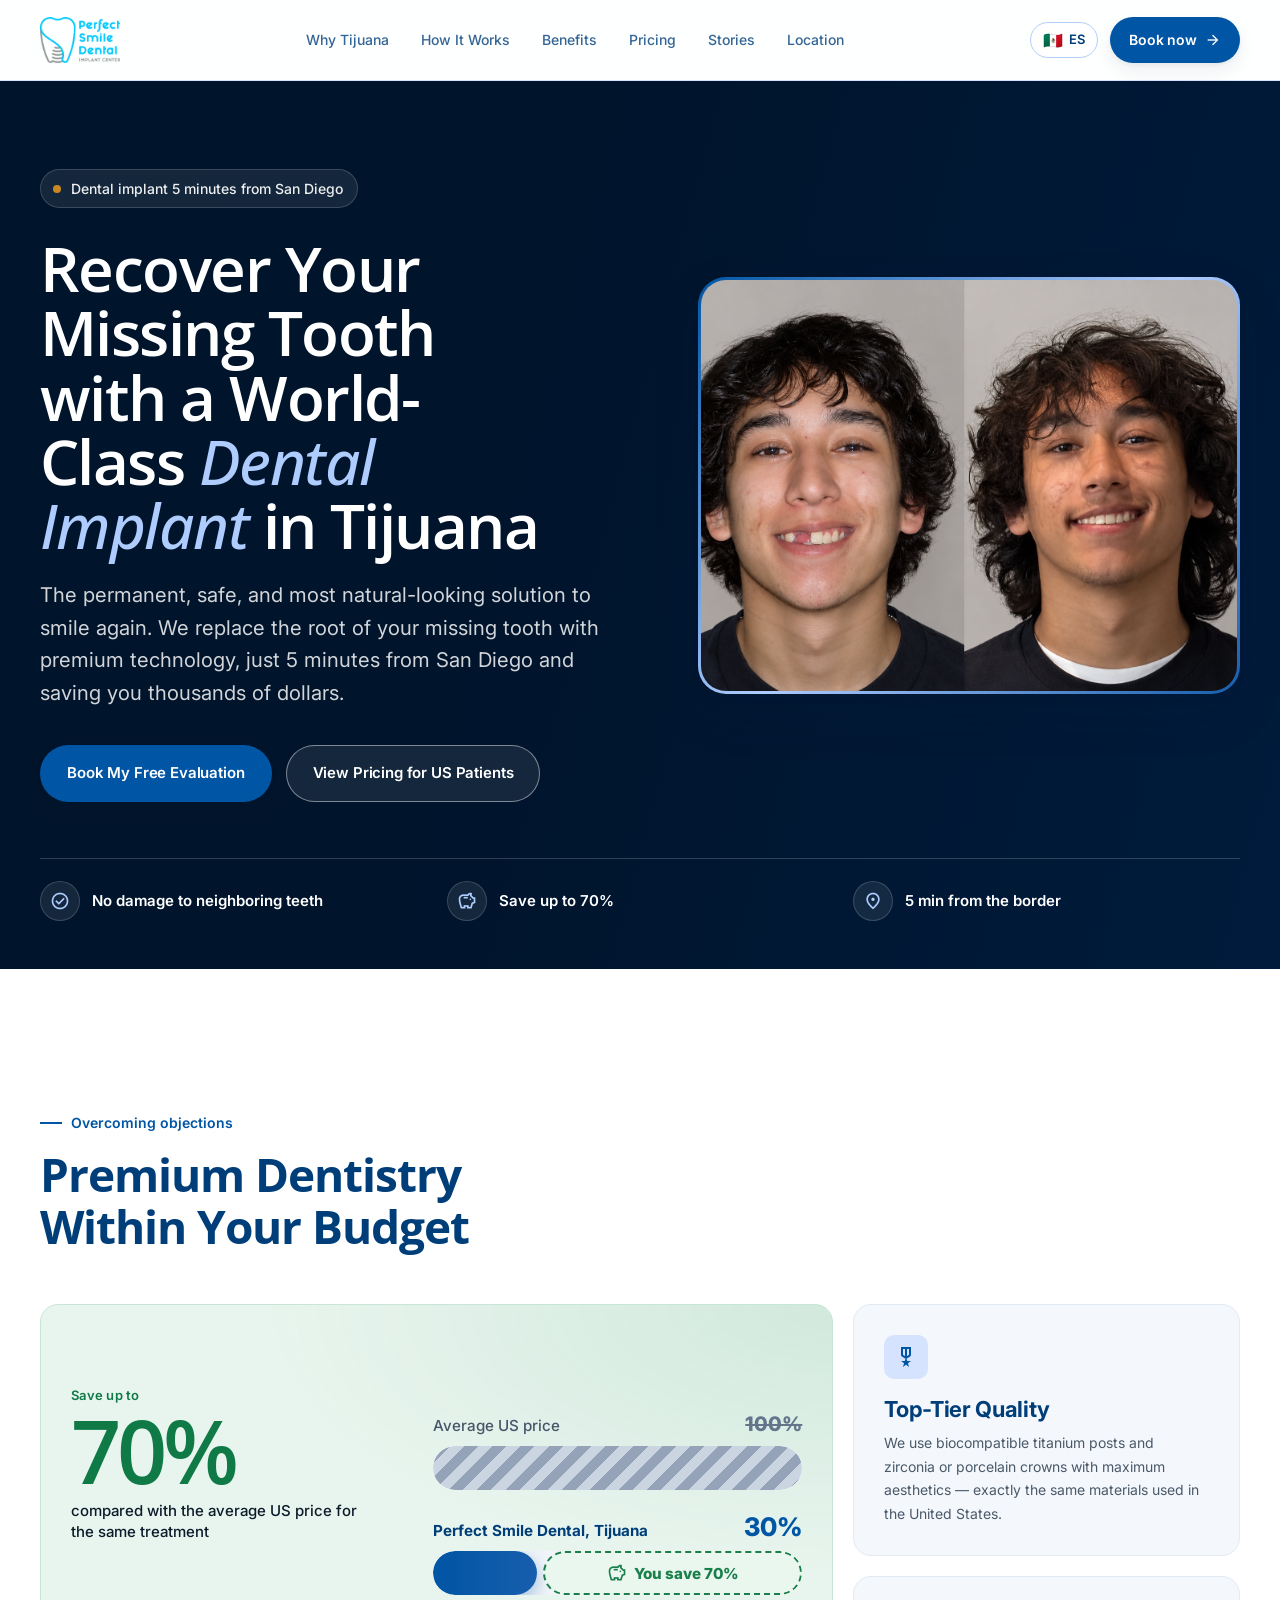
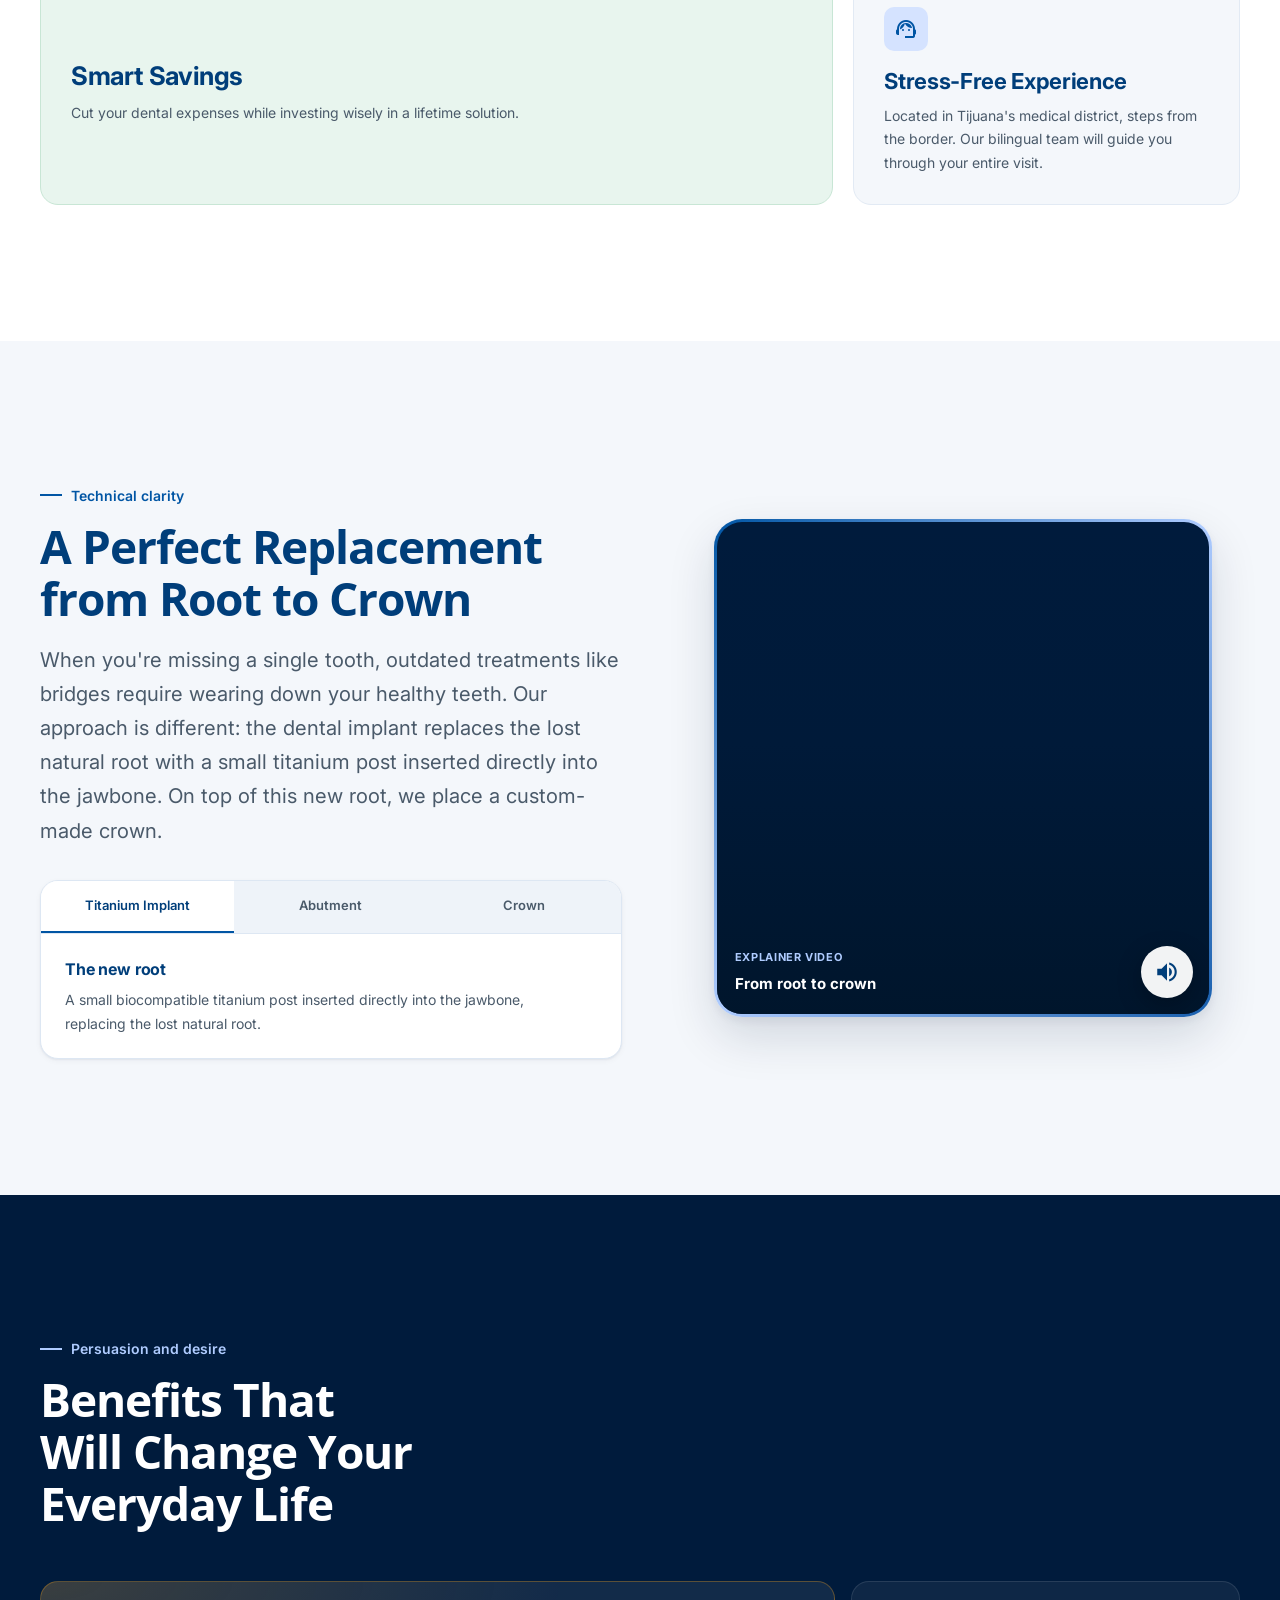
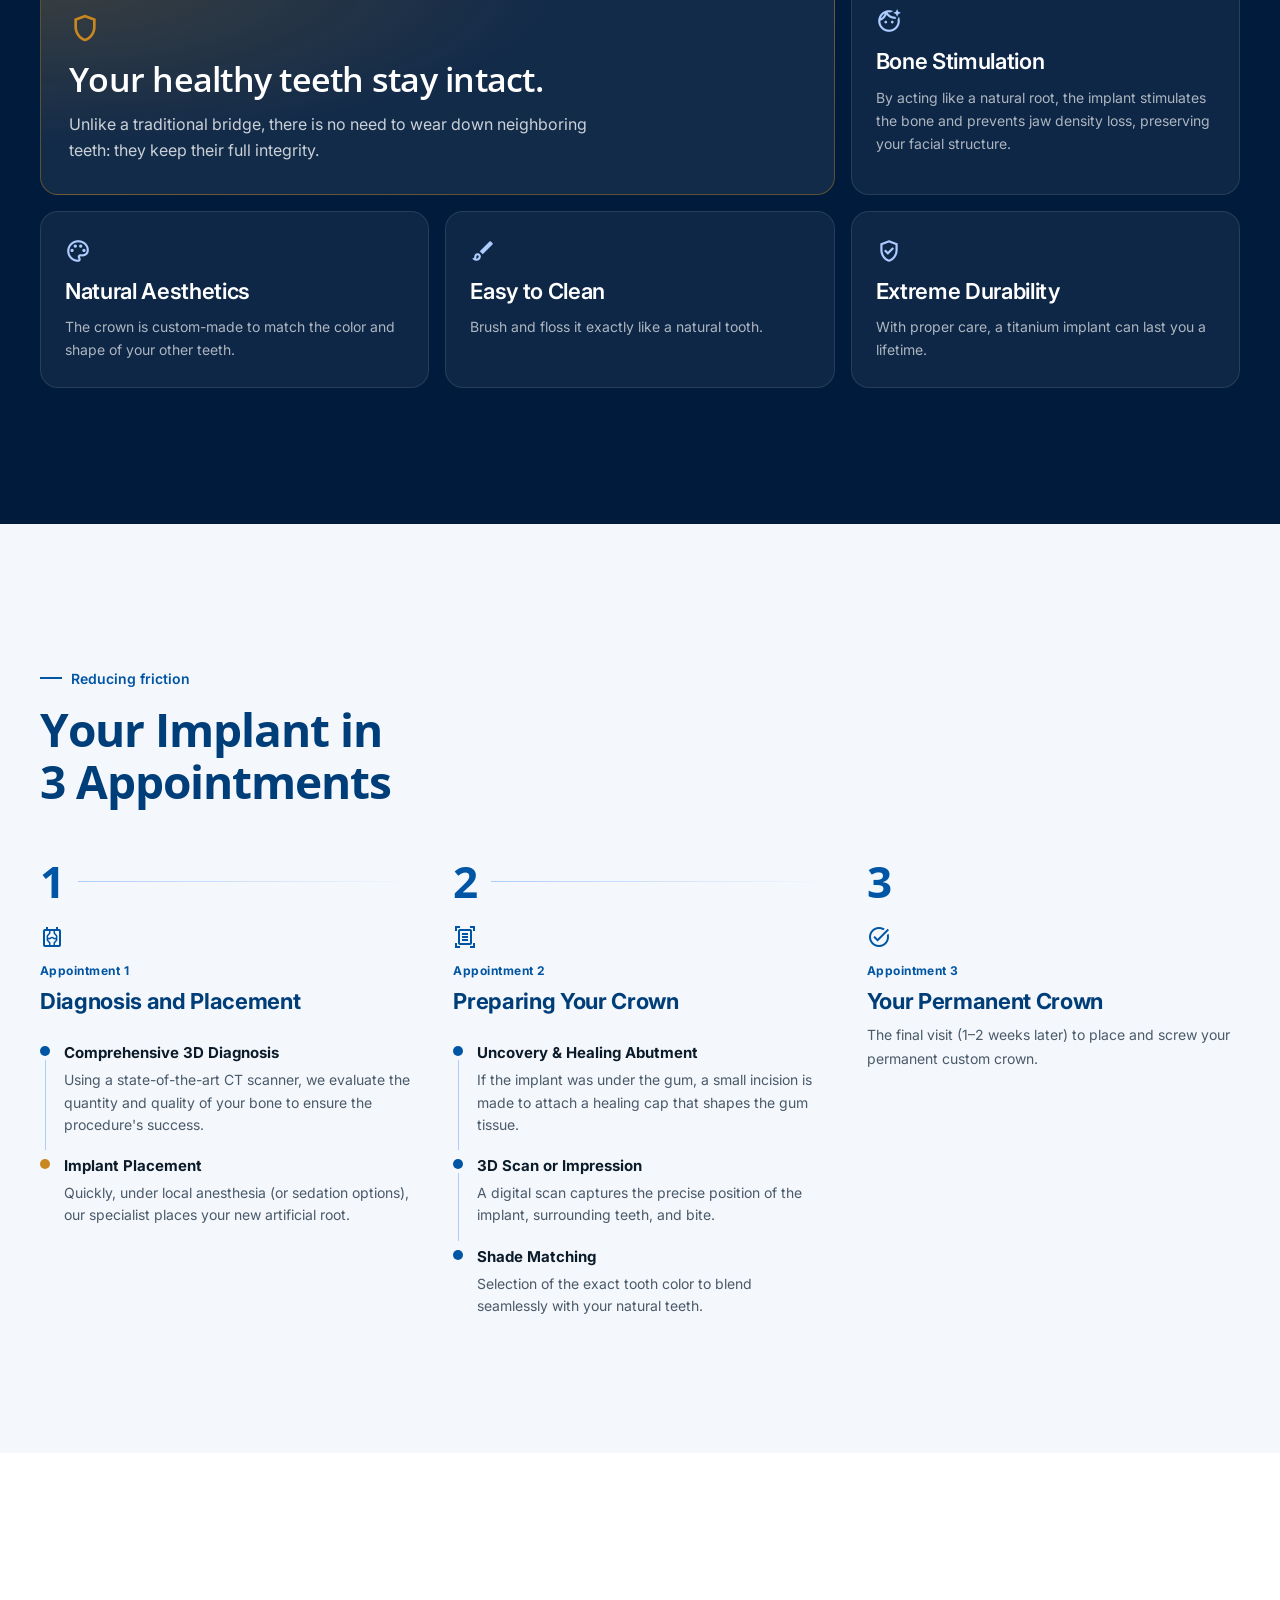
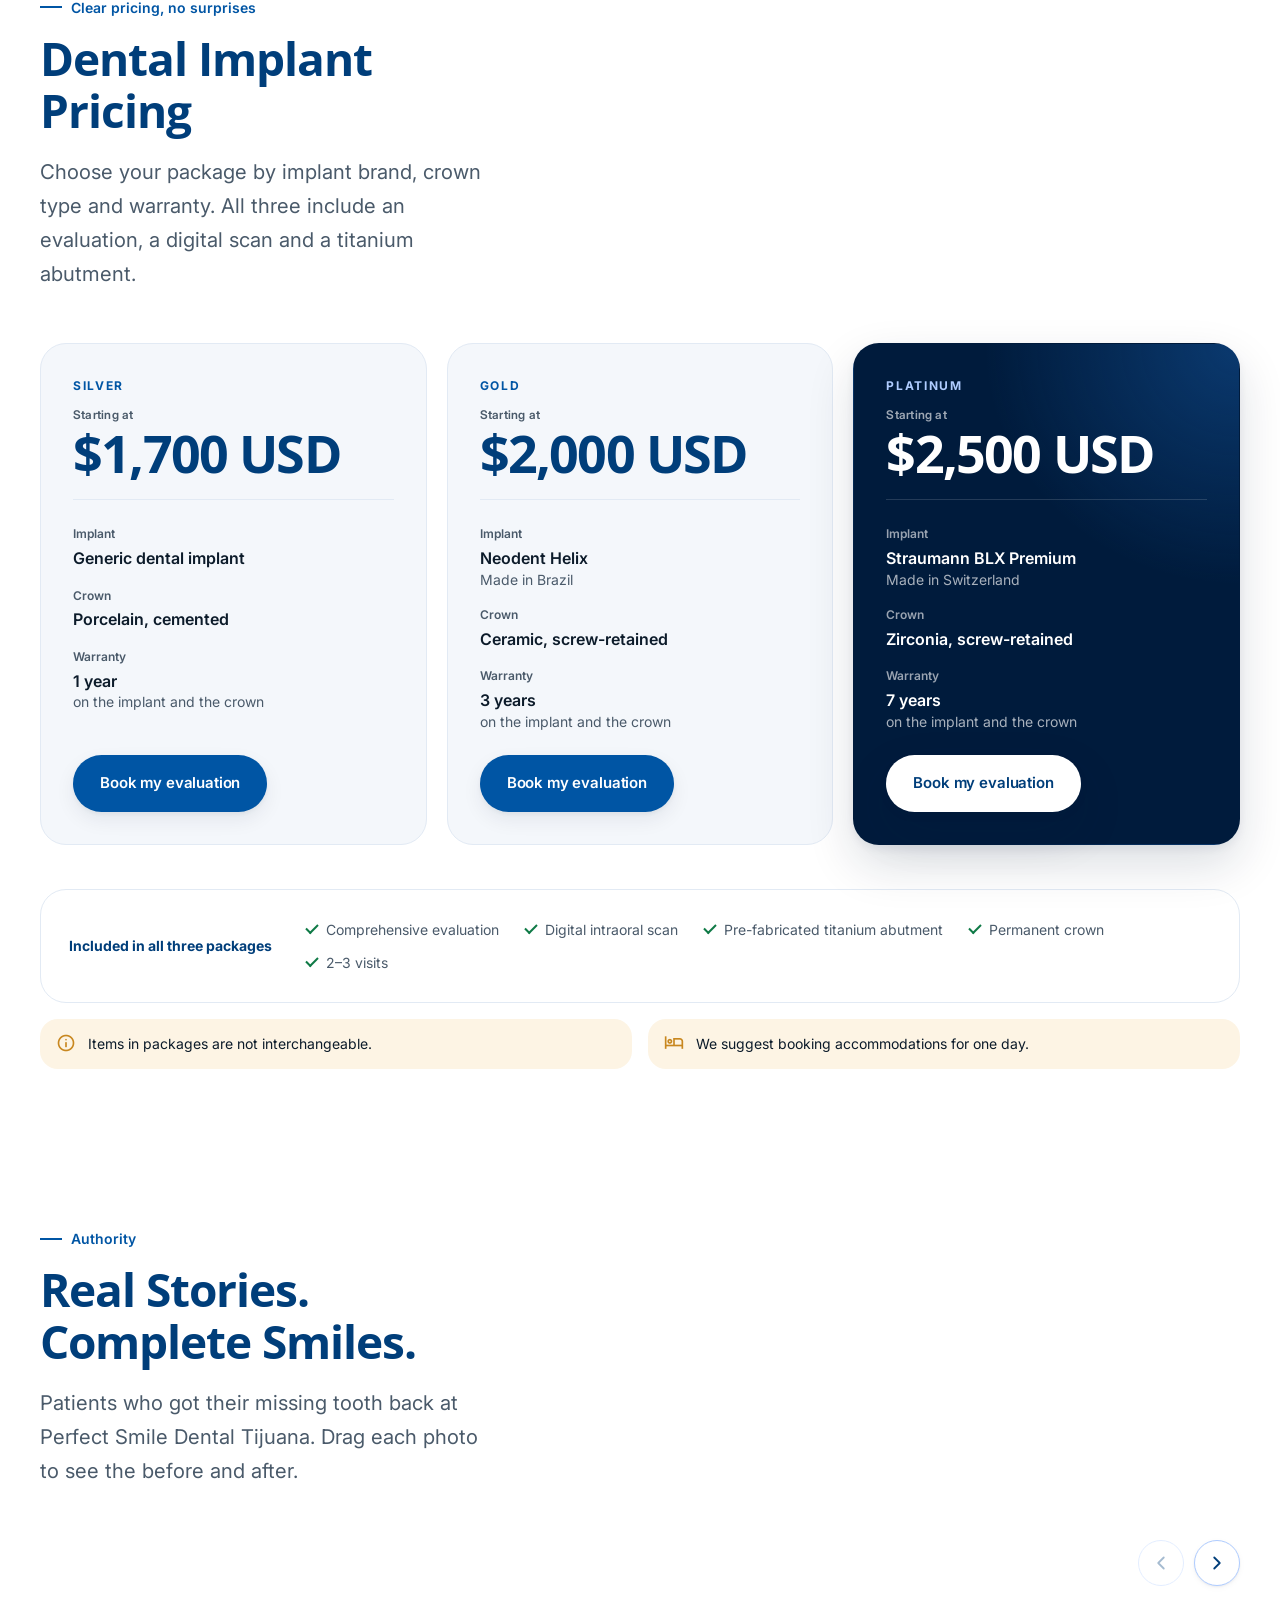
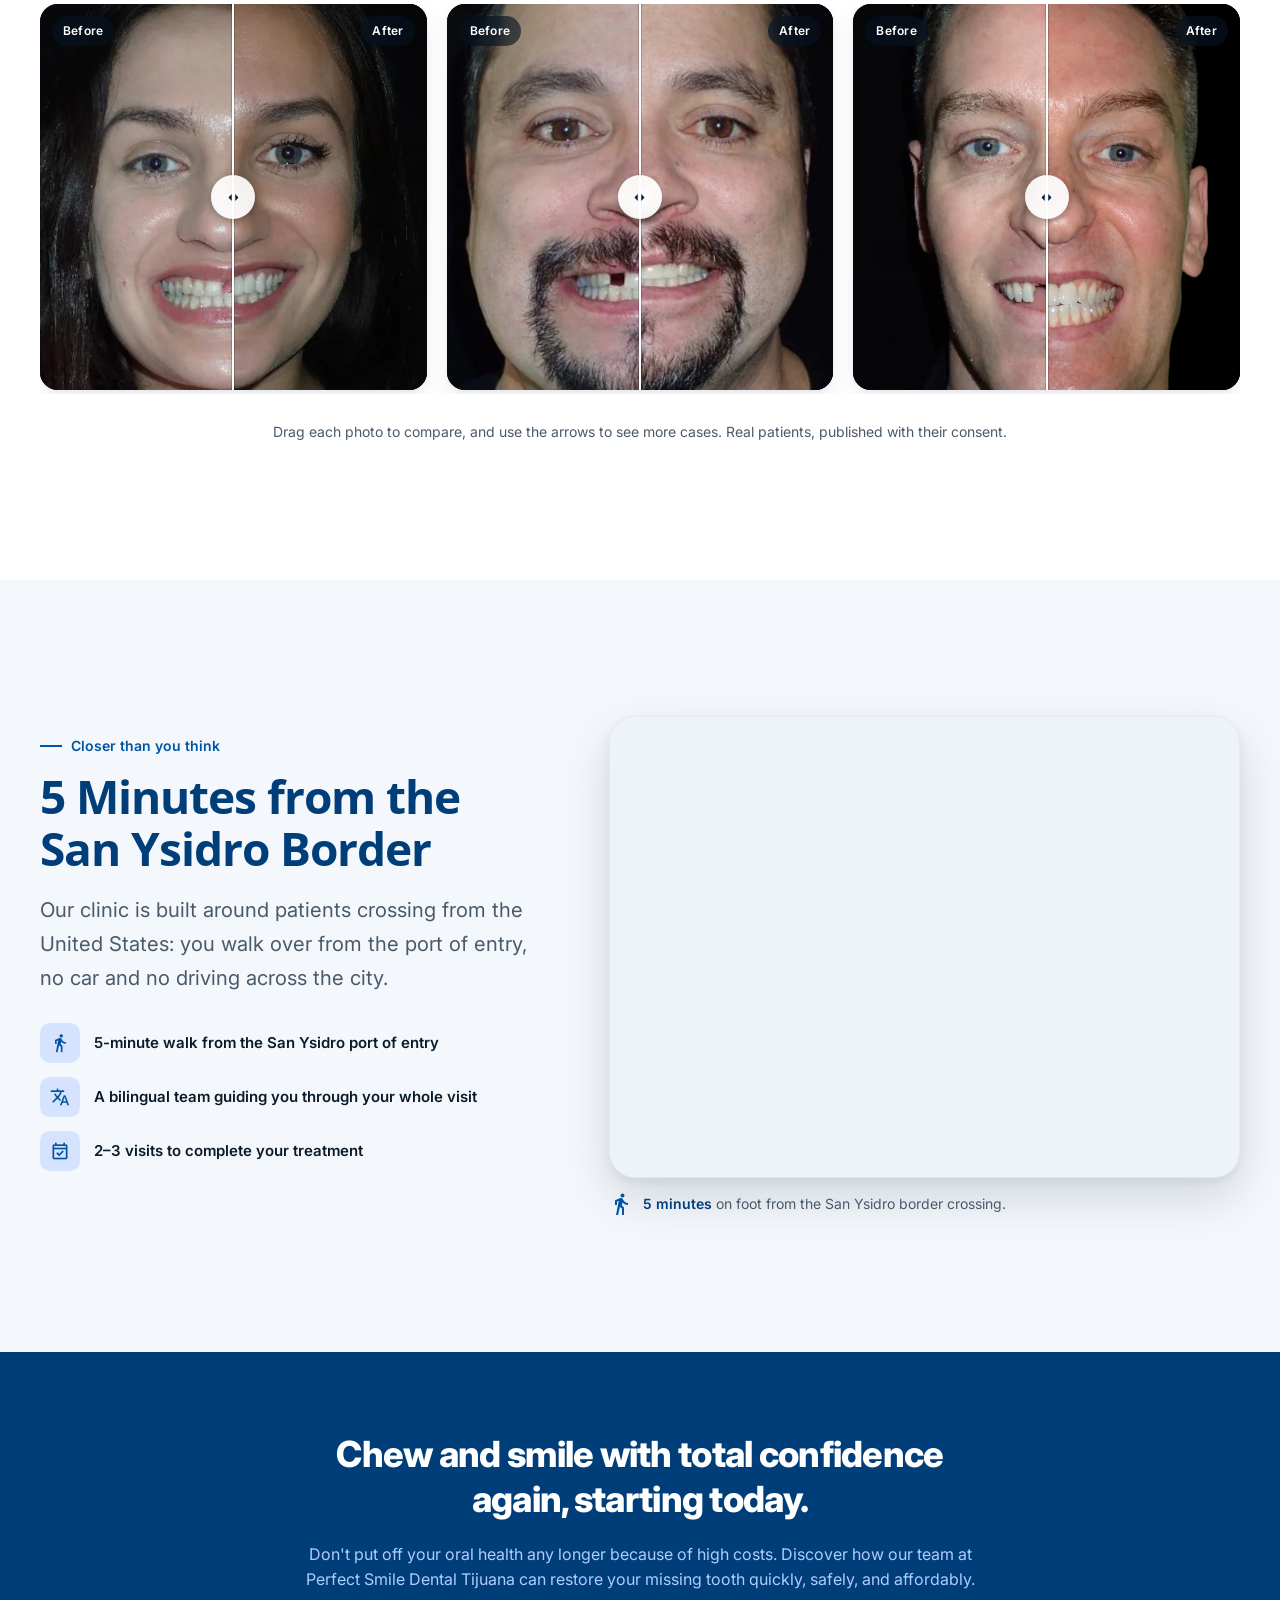
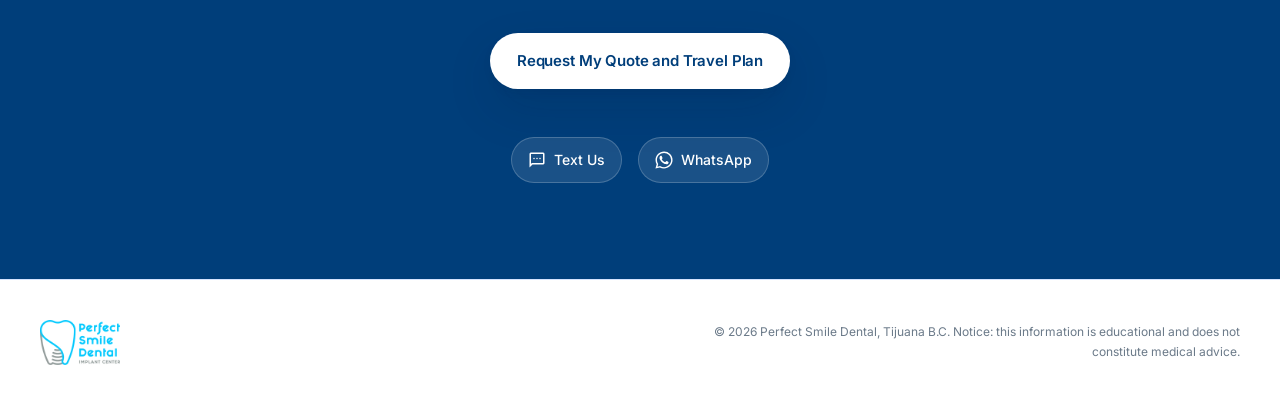
<file: index.html>
<!doctype html>
<html lang="en">
  <head>
    <meta charset="utf-8" />
    <meta name="viewport" content="width=device-width, initial-scale=1.0" />
    <title>Single Dental Implant in Tijuana | Perfect Smile Dental</title>
    <meta name="robots" content="noindex, nofollow" />
        <!-- Favicon -->
<link rel="icon" href="/assets/favicon.ico" sizes="any" />
<link rel="icon" href="/assets/favicon.svg" type="image/svg+xml" />
<link rel="icon" href="/assets/favicon.png" type="image/png" sizes="32x32" />
    <meta
      name="description"
      content="Recover your missing tooth with a world-class Dental implant in Tijuana. No damage to healthy teeth, 5 minutes from San Diego, saving thousands."
    />
    <link rel="canonical" href="https://dental-implants.perfectsmiledental.com.mx/" />
    <!-- hreflang: le dice a Google que son la misma página en dos idiomas.
         x-default manda al inglés, que es la versión principal. -->
    <link rel="alternate" hreflang="en" href="https://dental-implants.perfectsmiledental.com.mx/" />
    <link
      rel="alternate"
      hreflang="es"
      href="https://implante-individual.perfectsmiledental.com.mx/es.html"
    />
    <link
      rel="alternate"
      hreflang="x-default"
      href="https://dental-implants.perfectsmiledental.com.mx/"
    />
    <!-- Open Graph -->
    <meta property="og:type" content="website" />
    <meta property="og:title" content="Single Dental Implant in Tijuana | Perfect Smile Dental" />
    <meta
      property="og:description"
      content="Recover your missing tooth with a world-class Dental implant in Tijuana. No damage to healthy teeth, 5 minutes from San Diego, saving thousands."
    />
    <meta property="og:url" content="https://dental-implants.perfectsmiledental.com.mx/" />
    <!-- Fuentes: preconnect acelera la descarga -->
    <link rel="preconnect" href="https://fonts.googleapis.com" />
    <link rel="preconnect" href="https://fonts.gstatic.com" crossorigin />
    <link
      href="https://fonts.googleapis.com/css2?family=Inter:wght@400;500;600;700&display=swap"
      rel="stylesheet"
    />
    <!-- Fraunces variable: titulares con autoridad editorial -->
    <link
      href="https://fonts.googleapis.com/css2?family=Fraunces:opsz,wght@9..144,500;9..144,600;9..144,700&display=swap"
      rel="stylesheet"
    />
    <link
      href="https://fonts.googleapis.com/css2?family=Material+Symbols+Outlined:wght,FILL@100..700,0..1&display=swap"
      rel="stylesheet"
    />

    <link href="https://fonts.googleapis.com/css2?family=Open+Sans:ital,wght@0,300..800;1,300..800&display=swap" 
    rel="stylesheet">
    <link rel="stylesheet" href="/styles.css" 
    />
    <link rel="stylesheet" href="/styles.css" />

    <!-- Google tag (gtag.js) -->
<script async src="https://www.googletagmanager.com/gtag/js?id=G-6Q0YZ97SWX"></script>
<script>
  window.dataLayer = window.dataLayer || [];
  function gtag(){dataLayer.push(arguments);}
  gtag('js', new Date());

  gtag('config', 'G-6Q0YZ97SWX');
</script>

<!-- Meta Pixel Code -->
<script>
!function(f,b,e,v,n,t,s)
{if(f.fbq)return;n=f.fbq=function(){n.callMethod?
n.callMethod.apply(n,arguments):n.queue.push(arguments)};
if(!f._fbq)f._fbq=n;n.push=n;n.loaded=!0;n.version='2.0';
n.queue=[];t=b.createElement(e);t.async=!0;
t.src=v;s=b.getElementsByTagName(e)[0];
s.parentNode.insertBefore(t,s)}(window, document,'script',
'https://connect.facebook.net/en_US/fbevents.js');
fbq('init', '899080593875966');
fbq('track', 'PageView');
</script>
<noscript><img height="1" width="1" style="display:none"
src="https://www.facebook.com/tr?id=899080593875966&ev=PageView&noscript=1"
/></noscript>
<!-- End Meta Pixel Code -->
  </head>
  <body>
    <header class="navbar">
      <div class="container navbar__inner">
        <a href="/" class="navbar__brand">
   <img src="/assets/logo.avif" alt="Perfect Smile Dental" />
        </a>
        <nav class="navbar__links">
          <a href="#why-tijuana">Why Tijuana</a>
          <a href="#system">How It Works</a>
          <a href="#benefits">Benefits</a>
          <a href="#pricing">Pricing</a>
          <a href="#stories">Stories</a>
          <a href="#location">Location</a>
        </nav>
        <div class="navbar__right">
          <a href="/es" class="lang-switch" aria-label="Ver en español">
            <span class="lang-switch__flag">🇲🇽</span> ES
          </a>
          <a href="#contact" class="btn btn--accent btn--sm navbar__cta">
            Book now <span class="material-symbols-outlined" style="font-size: 16px">arrow_forward</span>
          </a>
        </div>
      </div>
    </header>
    <main>
      <section class="hero">
        <div
          class="hero__bg"
          style="
            background-image: url(&quot;https://joseantonioh56.sg-host.com/wp-content/uploads/2026/07/c7875c_0bc119fed459425e88fa15c415d10172mv2.avif&quot;);
          "
        ></div>
        <div class="hero__scrim"></div>
        <div class="container hero__inner">
          <div class="hero__grid">
            <!-- Izquierda: el argumento -->
            <div class="hero__copy">
              <p class="hero__badge">
                <span class="hero__badge-dot psd-pulse-dot"></span> Dental implant 5 minutes from San Diego
              </p>
              <h1 class="hero__title display">
                Recover Your Missing Tooth with a World-Class <em class="hero__accent">Dental Implant</em> in
                Tijuana
              </h1>
              <p class="hero__sub">
                The permanent, safe, and most natural-looking solution to smile again. We replace the root of
                your missing tooth with premium technology, just 5 minutes from San Diego and saving you
                thousands of dollars.
              </p>
              <div class="hero__actions">
                <a href="https://link.perfectsmiledental.com.mx/widget/form/9kd0kgYXwSfFVvRTpFCh" class="btn btn--accent" target="_blank" data-form-open>Book My Free Evaluation</a>
                <a href="#precios" class="btn btn--ghost-light">View Pricing for US Patients</a>
              </div>
            </div>
            <!-- Derecha: imagen estática -->
            <div class="hero__media">
              <figure class="hero__photo">
                <img
                  src="/assets/hero.png"
                  alt="Patient receiving a single dental implant at Perfect Smile Dental in Tijuana"
                  width="960"
                  height="1104"
                  fetchpriority="high"
                  decoding="async"
                />
              </figure>
            </div>
          </div>
          <ul class="trust">
            <li class="trust__item">
              <span class="trust__icon"> <span class="material-symbols-outlined">check_circle</span> </span>
              <span class="trust__label">No damage to neighboring teeth</span>
            </li>
            <li class="trust__item">
              <span class="trust__icon"> <span class="material-symbols-outlined">savings</span> </span>
              <span class="trust__label">Save up to 70%</span>
            </li>
            <li class="trust__item">
              <span class="trust__icon"> <span class="material-symbols-outlined">location_on</span> </span>
              <span class="trust__label">5 min from the border</span>
            </li>
          </ul>
        </div>
      </section>
      <section id="why-tijuana" class="section section--white">
        <div class="container">
          <div class="section-intro section-intro--wide psd-reveal">
            <span class="section-eyebrow">Overcoming objections</span>
            <h2 class="section-heading">Premium Dentistry Within Your Budget</h2>
          </div>
          <div class="why">
            <article class="card card--savings card--wide">
              <div class="stat">
                <span class="stat__lead">Save up to</span> <span class="stat__figure">70%</span>
                <span class="stat__note">compared with the average US price for the same treatment</span>
              </div>
          <div
  class="bars bars--compare"
  role="img"
  aria-label="Average US price: 100%. Perfect Smile Dental, Tijuana: 30%. You save up to 70%."
>
  <div class="bar">
    <div class="bar__head">
      <span class="bar__label">Average US price</span>
      <span class="bar__value bar__value--from">100%</span>
    </div>
    <span class="bar__track">
      <span class="bar__fill bar__fill--from" style="--w: 100%"></span>
    </span>
  </div>

  <div class="bar">
    <div class="bar__head">
      <span class="bar__label bar__label--to">Perfect Smile Dental, Tijuana</span>
      <span class="bar__value bar__value--to">30%</span>
    </div>
    <span class="bar__track">
      <span class="bar__fill bar__fill--to" style="--w: 30%"></span>
      <span class="bar__save" style="--w: 70%">
        <span class="material-symbols-outlined" aria-hidden="true">savings</span>
        You save 70%
      </span>
    </span>
  </div>
</div>
              <div class="card__body">
                <h3 class="card__title">Smart Savings</h3>
                <p class="card__text">
                  Cut your dental expenses while investing wisely in a lifetime solution.
                </p>
              </div>
            </article>
            <article class="card">
              <span class="card__icon card__icon--blue">
                <span class="material-symbols-outlined">military_tech</span>
              </span>
              <h3 class="card__title">Top-Tier Quality</h3>
              <p class="card__text">
                We use biocompatible titanium posts and zirconia or porcelain crowns with maximum aesthetics —
                exactly the same materials used in the United States.
              </p>
            </article>
            <article class="card">
              <span class="card__icon card__icon--blue">
                <span class="material-symbols-outlined">support_agent</span>
              </span>
              <h3 class="card__title">Stress-Free Experience</h3>
              <p class="card__text">
                Located in Tijuana's medical district, steps from the border. Our bilingual team will guide
                you through your entire visit.
              </p>
            </article>
          </div>
        </div>
      </section>
      <section id="system" class="section">
        <div class="container grid">
          <div class="copy psd-reveal">
            <span class="section-eyebrow">Technical clarity</span>
            <h2 class="section-heading">A Perfect Replacement from Root to Crown</h2>
            <p class="section-text copy__body">
              When you&#39;re missing a single tooth, outdated treatments like bridges require wearing down
              your healthy teeth. Our approach is different: the dental implant replaces the lost natural root
              with a small titanium post inserted directly into the jawbone. On top of this new root, we place
              a custom-made crown.
            </p>
            <div class="parts">
              <div class="parts__tabs" role="tablist" id="psd-tabs">
                <button
                  type="button"
                  role="tab"
                  id="tab-0"
                  aria-controls="panel-0"
                  aria-selected="true"
                  data-idx="0"
                  class="parts__tab is-active"
                >
                  Titanium Implant</button
                ><button
                  type="button"
                  role="tab"
                  id="tab-1"
                  aria-controls="panel-1"
                  aria-selected="false"
                  data-idx="1"
                  class="parts__tab"
                >
                  Abutment</button
                ><button
                  type="button"
                  role="tab"
                  id="tab-2"
                  aria-controls="panel-2"
                  aria-selected="false"
                  data-idx="2"
                  class="parts__tab"
                >
                  Crown
                </button>
              </div>
              <div class="parts__panels">
                <div
                  role="tabpanel"
                  id="panel-0"
                  aria-labelledby="tab-0"
                  data-idx="0"
                  class="parts__panel is-active"
                >
                  <h3 class="parts__title">The new root</h3>
                  <p class="parts__text">
                    A small biocompatible titanium post inserted directly into the jawbone, replacing the lost
                    natural root.
                  </p>
                </div>
                <div role="tabpanel" id="panel-1" aria-labelledby="tab-1" data-idx="1" class="parts__panel">
                  <h3 class="parts__title">The connector</h3>
                  <p class="parts__text">
                    A pre-fabricated titanium piece that joins the implant to the crown and holds it firmly in
                    place.
                  </p>
                </div>
                <div role="tabpanel" id="panel-2" aria-labelledby="tab-2" data-idx="2" class="parts__panel">
                  <h3 class="parts__title">Your new tooth</h3>
                  <p class="parts__text">
                    Custom-made to match the color and shape of your other teeth, in porcelain, ceramic or
                    zirconia depending on the package.
                  </p>
                </div>
              </div>
            </div>
          </div>
          <div class="media">
            <!-- Video en loop: arranca solo, sin sonido. Clic = modal con sonido.
                 "#t=0.1" muestra el primer fotograma como vista previa mientras carga. -->
            <div class="video-frame-outer">
              <div
                class="video-frame-inner is-loop"
                style="aspect-ratio: 1 / 1"
                data-video-src="/assets/singleimplants.mp4"
                data-video-type="mp4"
                role="button"
                tabindex="0"
                aria-label="From root to crown"
              >
                <video
                  class="video-frame__loop"
                  src="/assets/singleimplants.mp4#t=0.1"
                  autoplay
                  muted
                  loop
                  playsinline
                  preload="metadata"
                  aria-hidden="true"
                ></video>
                <div class="video-overlay"></div>
                <span class="video-pulse-ring"></span>
                <span class="video-play-btn" aria-hidden="true">
                  <span class="material-symbols-outlined fill-icon" style="font-size: 26px">volume_up</span>
                </span>
                <div class="video-caption-chip">
                  <span class="video-eyebrow">Explainer video</span>
                  <span class="video-title">From root to crown</span>
                </div>
              </div>
            </div>
          </div>
        </div>
      </section>
      <section id="benefits" class="section section--dark">
        <div class="container">
          <div class="section-intro section-intro--wide psd-reveal">
            <span class="section-eyebrow section-eyebrow--light">Persuasion and desire</span>
            <h2 class="section-heading section-heading--light">
              Benefits That Will Change Your Everyday Life
            </h2>
          </div>
          <div class="bento">
            <article class="cell cell--featured">
              <span class="cell__icon material-symbols-outlined">shield</span>
              <h3 class="cell__title">Your healthy teeth stay intact.</h3>
              <p class="cell__text">
                Unlike a traditional bridge, there is no need to wear down neighboring teeth: they keep their
                full integrity.
              </p>
            </article>
            <article class="cell">
              <span class="cell__icon material-symbols-outlined">face_retouching_natural</span>
              <h3 class="cell__title">Bone Stimulation</h3>
              <p class="cell__text">
                By acting like a natural root, the implant stimulates the bone and prevents jaw density loss,
                preserving your facial structure.
              </p>
            </article>
            <article class="cell">
              <span class="cell__icon material-symbols-outlined">palette</span>
              <h3 class="cell__title">Natural Aesthetics</h3>
              <p class="cell__text">
                The crown is custom-made to match the color and shape of your other teeth.
              </p>
            </article>
            <article class="cell">
              <span class="cell__icon material-symbols-outlined">brush</span>
              <h3 class="cell__title">Easy to Clean</h3>
              <p class="cell__text">Brush and floss it exactly like a natural tooth.</p>
            </article>
            <article class="cell">
              <span class="cell__icon material-symbols-outlined">verified_user</span>
              <h3 class="cell__title">Extreme Durability</h3>
              <p class="cell__text">With proper care, a titanium implant can last you a lifetime.</p>
            </article>
          </div>
        </div>
      </section>
      <section id="process" class="section">
  <div class="container">
    <div class="section-intro psd-reveal">
      <span class="section-eyebrow">Reducing friction</span>
      <h2 class="section-heading">Your Implant in 3 Appointments</h2>
    </div>
    <ol class="steps steps--visits">
      <li class="step">
        <div class="step__head"><span class="step__num">1</span> <span class="step__rule"></span></div>
        <span class="step__icon material-symbols-outlined">radiology</span>
        <span class="step__label">Appointment 1</span>
        <h3 class="step__title">Diagnosis and Placement</h3>
        <ol class="days">
          <li class="day">
            <h4 class="day__title">Comprehensive 3D Diagnosis</h4>
            <p class="day__text">
              Using a state-of-the-art CT scanner, we evaluate the quantity and quality of your bone to ensure
              the procedure's success.
            </p>
          </li>
          <li class="day day--key">
            <h4 class="day__title">Implant Placement</h4>
            <p class="day__text">
              Quickly, under local anesthesia (or sedation options), our specialist places your new artificial
              root.
            </p>
          </li>
        </ol>
      </li>
      <li class="step">
        <div class="step__head"><span class="step__num">2</span> <span class="step__rule"></span></div>
        <span class="step__icon material-symbols-outlined">document_scanner</span>
        <span class="step__label">Appointment 2</span>
        <h3 class="step__title">Preparing Your Crown</h3>
        <ol class="days">
          <li class="day">
            <h4 class="day__title">Uncovery &amp; Healing Abutment</h4>
            <p class="day__text">
              If the implant was under the gum, a small incision is made to attach a healing cap that shapes
              the gum tissue.
            </p>
          </li>
          <li class="day">
            <h4 class="day__title">3D Scan or Impression</h4>
            <p class="day__text">
              A digital scan captures the precise position of the implant, surrounding teeth, and bite.
            </p>
          </li>
          <li class="day">
            <h4 class="day__title">Shade Matching</h4>
            <p class="day__text">
              Selection of the exact tooth color to blend seamlessly with your natural teeth.
            </p>
          </li>
        </ol>
      </li>
      <li class="step">
        <div class="step__head"><span class="step__num">3</span> <span class="step__rule"></span></div>
        <span class="step__icon material-symbols-outlined">task_alt</span>
        <span class="step__label">Appointment 3</span>
        <h3 class="step__title">Your Permanent Crown</h3>
        <p class="step__text">
          The final visit (1–2 weeks later) to place and screw your permanent custom crown.
        </p>
      </li>
    </ol>
  </div>
</section>

      <section id="pricing" class="section section--white">
        <div class="container">
          <div class="section-intro section-intro--wide psd-reveal">
            <span class="section-eyebrow">Clear pricing, no surprises</span>
            <h2 class="section-heading">Dental Implant Pricing</h2>
            <p class="section-text">
              Choose your package by implant brand, crown type and warranty. All three include an evaluation,
              a digital scan and a titanium abutment.
            </p>
          </div>
          <div class="tiers">
            <article class="tier">
              <header class="tier__head">
                <h3 class="tier__name">Silver</h3>
                <p class="tier__price"><span class="tier__prefix">Starting at</span> $1,700 USD</p>
              </header>
              <dl class="specs">
                <div class="spec">
                  <dt class="spec__label">Implant</dt>
                  <dd class="spec__value">Generic dental implant</dd>
                </div>
                <div class="spec">
                  <dt class="spec__label">Crown</dt>
                  <dd class="spec__value">Porcelain, cemented</dd>
                </div>
                <div class="spec">
                  <dt class="spec__label">Warranty</dt>
                  <dd class="spec__value">
                    1 year <span class="spec__detail">on the implant and the crown</span>
                  </dd>
                </div>
              </dl>
              <a href="https://link.perfectsmiledental.com.mx/widget/booking/Z9i3B59TA2s7kxjc4u88" class="btn btn--accent tier__cta" target="_blank" data-calendar-open>Book my evaluation</a>
            </article>
            <article class="tier">
              <header class="tier__head">
                <h3 class="tier__name">Gold</h3>
                <p class="tier__price"><span class="tier__prefix">Starting at</span> $2,000 USD</p>
              </header>
              <dl class="specs">
                <div class="spec">
                  <dt class="spec__label">Implant</dt>
                  <dd class="spec__value">Neodent Helix <span class="spec__detail">Made in Brazil</span></dd>
                </div>
                <div class="spec">
                  <dt class="spec__label">Crown</dt>
                  <dd class="spec__value">Ceramic, screw-retained</dd>
                </div>
                <div class="spec">
                  <dt class="spec__label">Warranty</dt>
                  <dd class="spec__value">
                    3 years <span class="spec__detail">on the implant and the crown</span>
                  </dd>
                </div>
              </dl>
              <a href="https://link.perfectsmiledental.com.mx/widget/booking/Z9i3B59TA2s7kxjc4u88" class="btn btn--accent tier__cta" target="_blank" data-calendar-open>Book my evaluation</a>
            </article>
            <article class="tier tier--dark">
              <header class="tier__head">
                <h3 class="tier__name">Platinum</h3>
                <p class="tier__price"><span class="tier__prefix">Starting at</span> $2,500 USD</p>
              </header>
              <dl class="specs">
                <div class="spec">
                  <dt class="spec__label">Implant</dt>
                  <dd class="spec__value">
                    Straumann BLX Premium <span class="spec__detail">Made in Switzerland</span>
                  </dd>
                </div>
                <div class="spec">
                  <dt class="spec__label">Crown</dt>
                  <dd class="spec__value">Zirconia, screw-retained</dd>
                </div>
                <div class="spec">
                  <dt class="spec__label">Warranty</dt>
                  <dd class="spec__value">
                    7 years <span class="spec__detail">on the implant and the crown</span>
                  </dd>
                </div>
              </dl>
              <a href="https://link.perfectsmiledental.com.mx/widget/booking/Z9i3B59TA2s7kxjc4u88" class="btn btn--white tier__cta" target="_blank" data-calendar-open>Book my evaluation</a>
            </article>
          </div>
          <div class="shared">
            <p class="shared__title">Included in all three packages</p>
            <ul class="shared__list">
              <li>Comprehensive evaluation</li>
              <li>Digital intraoral scan</li>
              <li>Pre-fabricated titanium abutment</li>
              <li>Permanent crown</li>
              <li>2–3 visits</li>
            </ul>
          </div>
          <ul class="notes">
            <li class="note">
              <span class="material-symbols-outlined">info</span>
              <span>Items in packages are not interchangeable.</span>
            </li>
            <li class="note">
              <span class="material-symbols-outlined">hotel</span>
              <span>We suggest booking accommodations for one day.</span>
            </li>
          </ul>
        </div>
      </section>

      <section id="stories" class="section section--white" style="margin-top:-120px">
        <div class="container">
          <div class="section-intro section-intro--wide psd-reveal">
            <span class="section-eyebrow">Authority</span>
            <h2 class="section-heading">Real Stories. Complete Smiles.</h2>
            <p class="section-text">
              Patients who got their missing tooth back at Perfect Smile Dental Tijuana. Drag each photo to
              see the before and after.
            </p>
          </div>
<div class="ba-carousel" data-ba-carousel>
  <div class="cases">
    <figure class="ba" style="--pos: 50%">
      <div class="ba__stage" data-empty="Photo coming soon">
        <img class="ba__img" src="/assets/img/before1.webp" alt="Patient before their dental implant" loading="lazy" decoding="async" />
        <img class="ba__img ba__img--after" src="/assets/img/after1.webp" alt="The same patient with their dental implant and new crown" loading="lazy" decoding="async" />
        <span class="ba__line" aria-hidden="true"></span>
        <span class="ba__knob" aria-hidden="true">
          <svg viewBox="0 0 24 24" width="17" height="17" fill="currentColor"><path d="M9.5 7 5 12l4.5 5V7Zm5 0v10l4.5-5-4.5-5Z"></path></svg>
        </span>
        <span class="ba__tag ba__tag--before">Before</span>
        <span class="ba__tag ba__tag--after">After</span>
        <input class="ba__range" type="range" min="0" max="100" value="50" step="0.1" aria-label="Before and after comparison — Case 1" />
      </div>
    </figure>

    <figure class="ba" style="--pos: 50%">
      <div class="ba__stage" data-empty="Photo coming soon">
        <img class="ba__img" src="/assets/img/before2.webp" alt="Patient before their dental implant" loading="lazy" decoding="async" />
        <img class="ba__img ba__img--after" src="/assets/img/after2.webp" alt="The same patient with their dental implant and new crown" loading="lazy" decoding="async" />
        <span class="ba__line" aria-hidden="true"></span>
        <span class="ba__knob" aria-hidden="true">
          <svg viewBox="0 0 24 24" width="17" height="17" fill="currentColor"><path d="M9.5 7 5 12l4.5 5V7Zm5 0v10l4.5-5-4.5-5Z"></path></svg>
        </span>
        <span class="ba__tag ba__tag--before">Before</span>
        <span class="ba__tag ba__tag--after">After</span>
        <input class="ba__range" type="range" min="0" max="100" value="50" step="0.1" aria-label="Before and after comparison — Case 2" />
      </div>
    </figure>

    <figure class="ba" style="--pos: 50%">
      <div class="ba__stage" data-empty="Photo coming soon">
        <img class="ba__img" src="/assets/img/before3.webp" alt="Patient before their dental implant" loading="lazy" decoding="async" />
        <img class="ba__img ba__img--after" src="/assets/img/after3.webp" alt="The same patient with their dental implant and new crown" loading="lazy" decoding="async" />
        <span class="ba__line" aria-hidden="true"></span>
        <span class="ba__knob" aria-hidden="true">
          <svg viewBox="0 0 24 24" width="17" height="17" fill="currentColor"><path d="M9.5 7 5 12l4.5 5V7Zm5 0v10l4.5-5-4.5-5Z"></path></svg>
        </span>
        <span class="ba__tag ba__tag--before">Before</span>
        <span class="ba__tag ba__tag--after">After</span>
        <input class="ba__range" type="range" min="0" max="100" value="50" step="0.1" aria-label="Before and after comparison — Case 3" />
      </div>
    </figure>

    <figure class="ba" style="--pos: 50%">
      <div class="ba__stage" data-empty="Photo coming soon">
        <img class="ba__img" src="/assets/img/before4.webp" alt="Patient before their dental implant" loading="lazy" decoding="async" />
        <img class="ba__img ba__img--after" src="/assets/img/after4.webp" alt="The same patient with their dental implant and new crown" loading="lazy" decoding="async" />
        <span class="ba__line" aria-hidden="true"></span>
        <span class="ba__knob" aria-hidden="true">
          <svg viewBox="0 0 24 24" width="17" height="17" fill="currentColor"><path d="M9.5 7 5 12l4.5 5V7Zm5 0v10l4.5-5-4.5-5Z"></path></svg>
        </span>
        <span class="ba__tag ba__tag--before">Before</span>
        <span class="ba__tag ba__tag--after">After</span>
        <input class="ba__range" type="range" min="0" max="100" value="50" step="0.1" aria-label="Before and after comparison — Case 4" />
      </div>
    </figure>
  </div>

  <div class="ba-nav" role="group" aria-label="Browse cases">
    <button type="button" class="ba-nav__btn" data-ba-prev aria-label="Previous case">
      <svg viewBox="0 0 24 24" width="22" height="22" fill="none" stroke="currentColor" stroke-width="2" stroke-linecap="round" stroke-linejoin="round" aria-hidden="true"><path d="M15 18l-6-6 6-6"/></svg>
    </button>
    <button type="button" class="ba-nav__btn" data-ba-next aria-label="Next case">
      <svg viewBox="0 0 24 24" width="22" height="22" fill="none" stroke="currentColor" stroke-width="2" stroke-linecap="round" stroke-linejoin="round" aria-hidden="true"><path d="M9 6l6 6-6 6"/></svg>
    </button>
  </div>
</div>

<p class="cases__hint">Drag each photo to compare, and use the arrows to see more cases. Real patients, published with their consent.</p>
        </div>
      </section>
      <section id="location" class="section">
        <div class="container loc">
          <div class="loc__copy psd-reveal">
            <span class="section-eyebrow">Closer than you think</span>
            <h2 class="section-heading">5 Minutes from the San Ysidro Border</h2>
            <p class="section-text">
              Our clinic is built around patients crossing from the United States: you walk over from the port
              of entry, no car and no driving across the city.
            </p>
            <ul class="facts">
              <li class="fact">
                <span class="fact__icon"><span class="material-symbols-outlined">directions_walk</span></span>
                <span class="fact__label">5-minute walk from the San Ysidro port of entry</span>
              </li>
              <li class="fact">
                <span class="fact__icon"><span class="material-symbols-outlined">translate</span></span>
                <span class="fact__label">A bilingual team guiding you through your whole visit</span>
              </li>
              <li class="fact">
                <span class="fact__icon"><span class="material-symbols-outlined">event_available</span></span>
                <span class="fact__label">2–3 visits to complete your treatment</span>
              </li>
            </ul>
            <!-- <a
              href="https://www.google.com/maps/dir/?api=1&destination=32.5303859,-117.024724"
              class="btn btn--accent"
              target="_blank"
              rel="noopener"
            >
              <span class="material-symbols-outlined" style="font-size: 20px">directions</span> Get directions
            </a> -->
          </div>
          <div class="loc__map">
            <div class="map-frame">
              <iframe
                src="https://www.google.com/maps/embed?pb=!1m18!1m12!1m3!1d3363.8412768184426!2d-117.024724!3d32.530385900000006!2m3!1f0!2f0!3f0!3m2!1i1024!2i768!4f13.1!3m3!1m2!1s0x80d94851147c03b7%3A0x2728e028545d0e91!2sPerfect%20Smile%20Dental%20%7C%20Implant%20Center!5e0!3m2!1ses-419!2smx!4v1784660914930!5m2!1ses-419!2smx"
                title="Perfect Smile Dental location near the San Ysidro border"
                loading="lazy"
                allowfullscreen
                referrerpolicy="strict-origin-when-cross-origin"
              ></iframe>
            </div>
            <p class="map-note">
              <span class="material-symbols-outlined">directions_walk</span>
              <span><strong>5 minutes</strong> on foot from the San Ysidro border crossing.</span>
            </p>
          </div>
        </div>
      </section>
      <section id="contact" class="cta-final">
        <div class="cta-final__inner psd-reveal">
          <h2 class="cta-final__title">Chew and smile with total confidence again, starting today.</h2>
          <p class="cta-final__subtitle">
            Don&#39;t put off your oral health any longer because of high costs. Discover how our team at
            Perfect Smile Dental Tijuana can restore your missing tooth quickly, safely, and affordably.
          </p>
          <div class="cta-final__actions">
            <a href="https://link.perfectsmiledental.com.mx/widget/form/9kd0kgYXwSfFVvRTpFCh" class="btn btn--white btn--full" target="_blank" data-form-open>Request My Quote and Travel Plan</a>
          </div>
          <div class="contact-row">
            <a href="https://www.t2ll.com/auth/sms-redirect?phoneNumber=16198155283&msg=Hello%20I%20would%20like%20more%20information" class="contact-pill" target="_blank" rel="noopener">
              <span class="material-symbols-outlined" style="font-size: 18px">sms</span> Text Us
            </a>
            <a href="https://wa.me/16198155283?text=Hello,%20I%20would%20like%20more%20information." class="contact-pill" target="_blank" rel="noopener">
              <svg class="contact-pill__svg" viewBox="0 0 24 24" width="18" height="18" fill="currentColor" aria-hidden="true"><path d="M17.47 14.38c-.3-.15-1.75-.86-2.02-.96-.27-.1-.47-.15-.67.15-.2.3-.77.96-.94 1.16-.17.2-.35.22-.64.07-.3-.15-1.25-.46-2.38-1.47-.88-.79-1.47-1.76-1.65-2.06-.17-.3-.02-.46.13-.6.13-.13.3-.35.45-.52.15-.17.2-.3.3-.5.1-.2.05-.37-.03-.52-.07-.15-.67-1.61-.92-2.2-.24-.58-.49-.5-.67-.51h-.57c-.2 0-.52.07-.79.37-.27.3-1.04 1.02-1.04 2.48s1.07 2.88 1.21 3.08c.15.2 2.1 3.2 5.08 4.49.71.31 1.26.49 1.69.63.71.22 1.36.19 1.87.12.57-.09 1.75-.72 2-1.41.25-.69.25-1.29.17-1.41-.07-.12-.27-.2-.57-.35M12.05 21.5h-.01a9.4 9.4 0 0 1-4.8-1.31l-.34-.2-3.57.94.95-3.48-.22-.36a9.4 9.4 0 0 1-1.44-5.02c0-5.2 4.23-9.43 9.44-9.43a9.37 9.37 0 0 1 6.67 2.77 9.37 9.37 0 0 1 2.76 6.67c0 5.2-4.23 9.43-9.44 9.43m8.03-17.46A11.27 11.27 0 0 0 12.05.72C5.8.72.7 5.8.7 12.07c0 2 .52 3.95 1.52 5.67L.6 23.4l5.8-1.52a11.33 11.33 0 0 0 5.65 1.44h.01c6.25 0 11.35-5.09 11.35-11.35 0-3.03-1.18-5.88-3.33-8.02"/></svg> WhatsApp
            </a>
          </div>
        </div>
      </section>
    </main>
    <footer class="footer">
      <div class="container footer__inner">
        <div class="footer__brand">
          <a href="/" class="footer__home"><img src="/assets/logo.avif" alt="Perfect Smile Dental" /></a>
        </div>
        <p class="footer__legal">
          © 2026 Perfect Smile Dental, Tijuana B.C. Notice: this information is educational and does not
          constitute medical advice.
        </p>
      </div>
    </footer>
    <div
      class="video-modal"
      id="psd-video-modal"
      data-empty-msg="Add your video URL to the <code>data-video-src</code> attribute on this component to enable playback."
    >
      <div class="video-modal__backdrop" data-close></div>
      <div class="video-modal__dialog" role="dialog" aria-modal="true">
        <button class="video-modal__close" data-close aria-label="Close video">
          <span class="material-symbols-outlined">close</span>
        </button>
        <div class="video-modal__content" id="psd-video-modal-content"></div>
      </div>
    </div>
    <!-- Modal: formulario de contacto (GoHighLevel). Lo abre cualquier botón con data-form-open -->
    <div class="form-modal" id="psd-form-modal" aria-hidden="true">
      <div class="form-modal__backdrop" data-form-close></div>
      <div class="form-modal__dialog" role="dialog" aria-modal="true" aria-labelledby="psd-form-title">
        <div class="form-modal__head">
          <div>
            <h2 class="form-modal__title" id="psd-form-title">Book your free evaluation</h2>
            <p class="form-modal__sub">Leave your details and our team will contact you.</p>
          </div>
          <button type="button" class="form-modal__close" data-form-close aria-label="Close form">
            <span class="material-symbols-outlined">close</span>
          </button>
        </div>
        <div class="form-modal__body">
          <iframe
            src="https://link.perfectsmiledental.com.mx/widget/form/9kd0kgYXwSfFVvRTpFCh"
            style="width:100%;height:100%;border:none;border-radius:3px"
            id="inline-9kd0kgYXwSfFVvRTpFCh"
            data-layout="{'id':'INLINE'}"
            data-trigger-type="alwaysShow"
            data-trigger-value=""
            data-activation-type="alwaysActivated"
            data-activation-value=""
            data-deactivation-type="neverDeactivate"
            data-deactivation-value=""
            data-form-name="Landing Contact Form "
            data-height="882"
            data-layout-iframe-id="inline-9kd0kgYXwSfFVvRTpFCh"
            data-form-id="9kd0kgYXwSfFVvRTpFCh"
            data-cookie-consent="true"
            data-cookie-consent-provider="auto"
            title="Landing Contact Form "
          ></iframe>
        </div>
      </div>
    </div>

    <!-- Modal: calendario de citas (GoHighLevel). Lo abre cualquier botón con data-calendar-open -->
    <div class="form-modal form-modal--wide" id="psd-calendar-modal" aria-hidden="true">
      <div class="form-modal__backdrop" data-form-close></div>
      <div class="form-modal__dialog" role="dialog" aria-modal="true" aria-labelledby="psd-calendar-title">
        <div class="form-modal__head">
          <div>
            <h2 class="form-modal__title" id="psd-calendar-title">Book your free evaluation</h2>
            <p class="form-modal__sub">Pick the day and time that work best for you.</p>
          </div>
          <button type="button" class="form-modal__close" data-form-close aria-label="Close calendar">
            <span class="material-symbols-outlined">close</span>
          </button>
        </div>
        <div class="form-modal__body form-modal__body--calendar">
          <iframe
            src="https://link.perfectsmiledental.com.mx/widget/booking/Z9i3B59TA2s7kxjc4u88"
            allow="payment"
            style="width: 100%; border: none; overflow: hidden"
            scrolling="no"
            id="Z9i3B59TA2s7kxjc4u88_1792016738689"
            title="Book your free evaluation"
          ></iframe>
        </div>
      </div>
    </div>

    <!-- Scripts: primero el de GoHighLevel (ajusta el alto de formulario y calendario), luego el de la página -->
    <script src="https://link.perfectsmiledental.com.mx/js/form_embed.js" type="text/javascript"></script>
    <script src="/main.js" defer></script>
  </body>
</html>
</file>
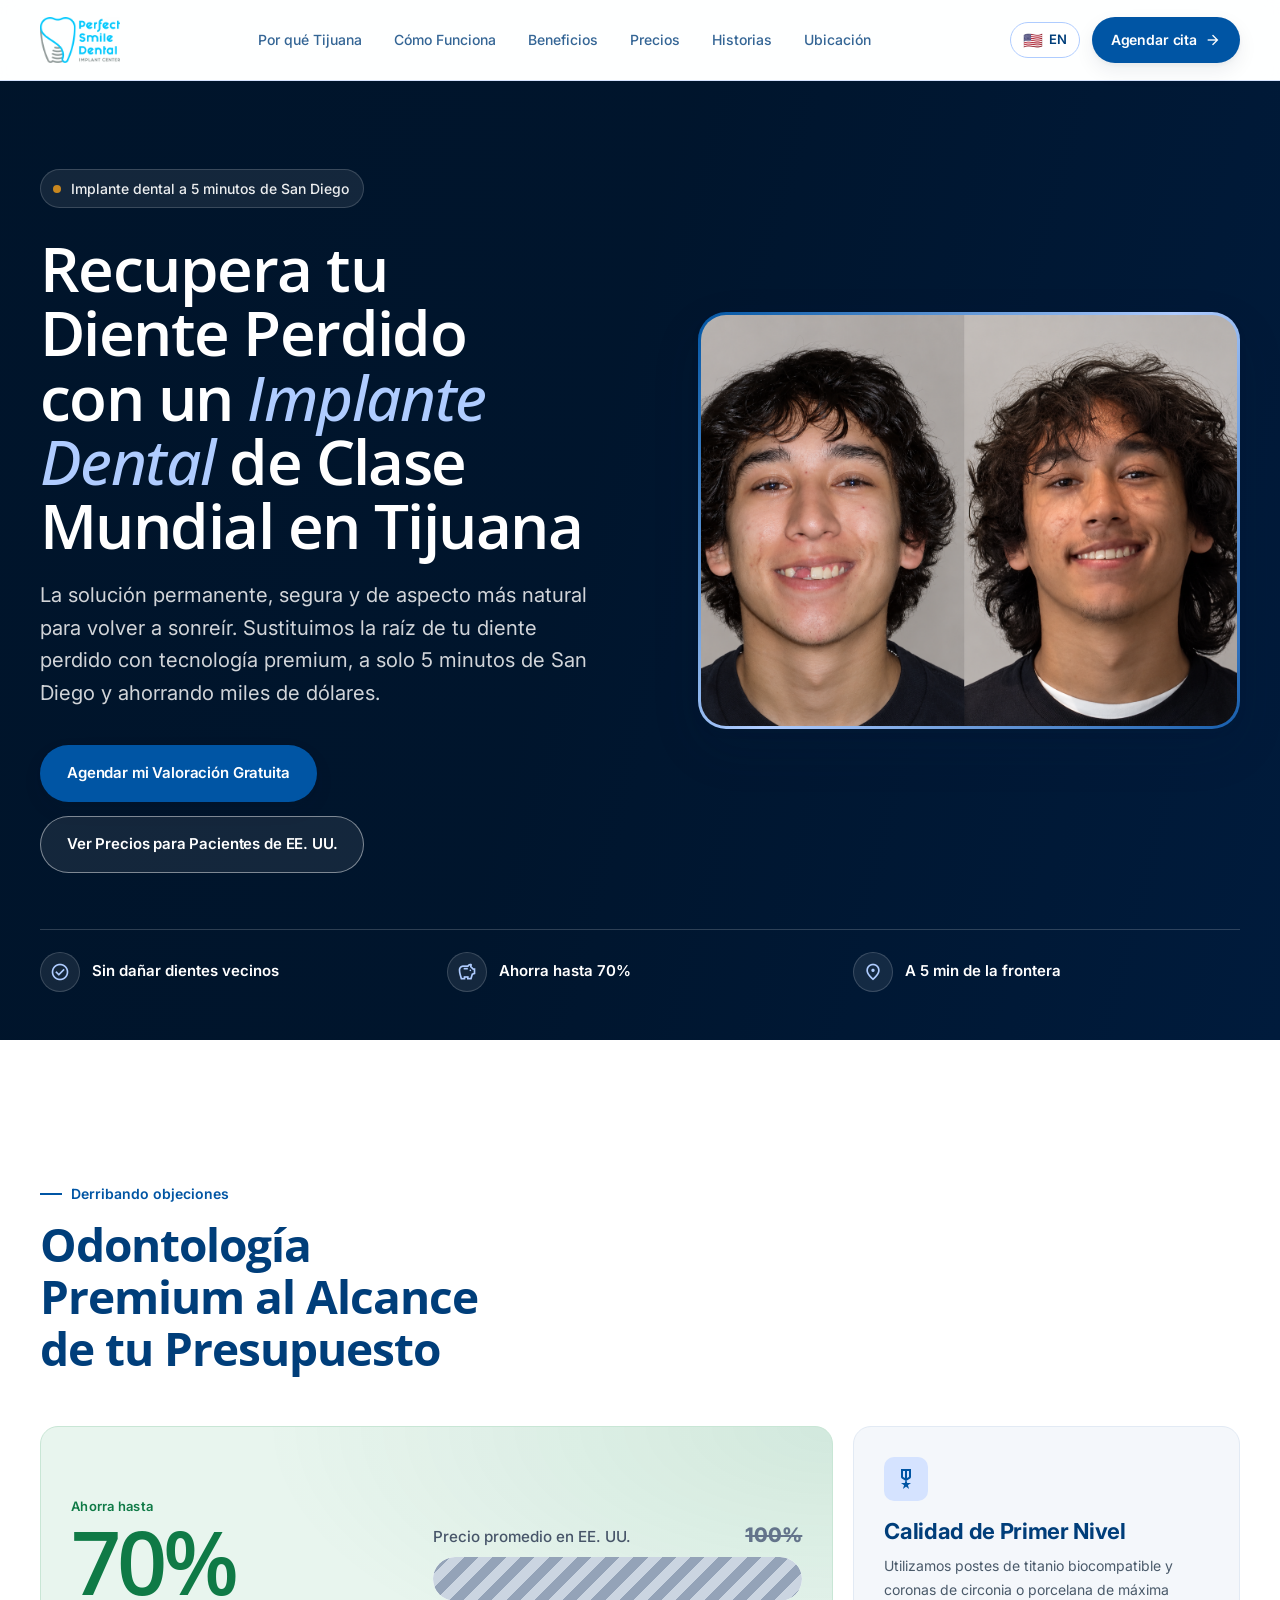
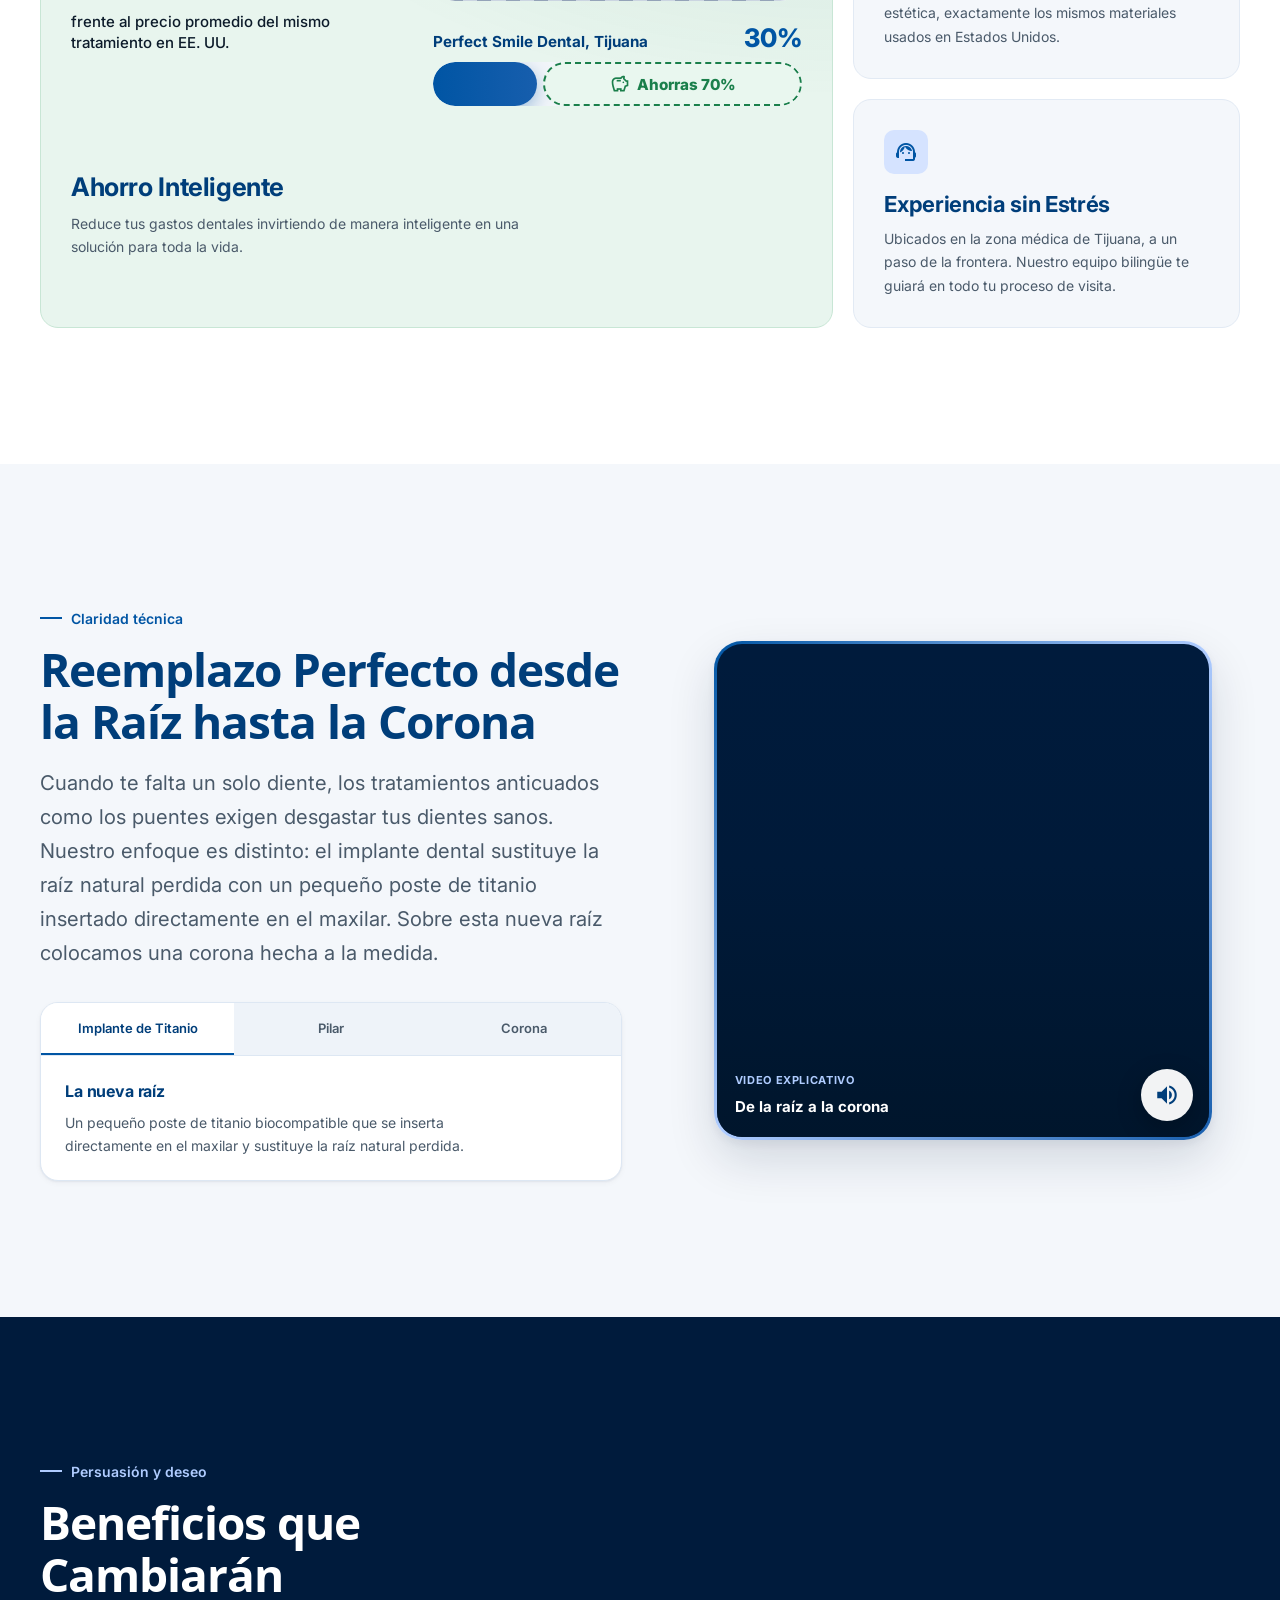
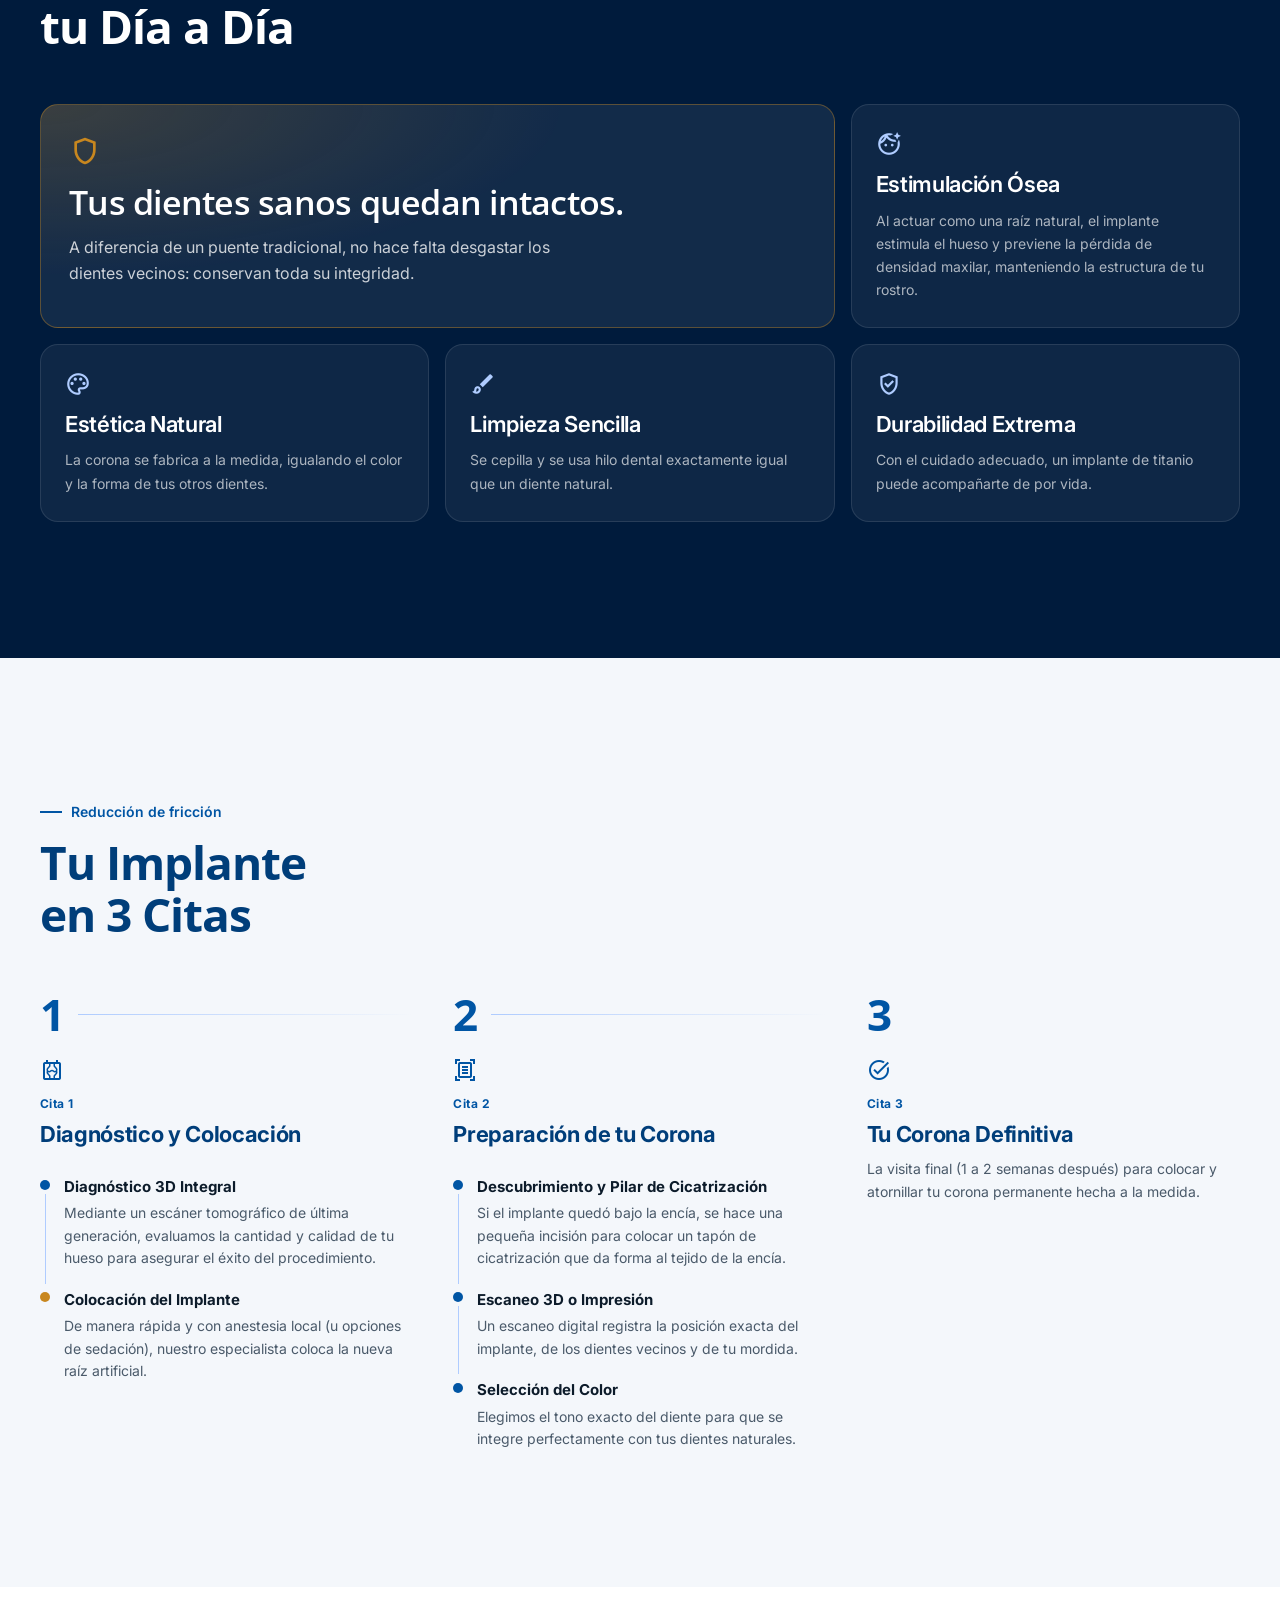
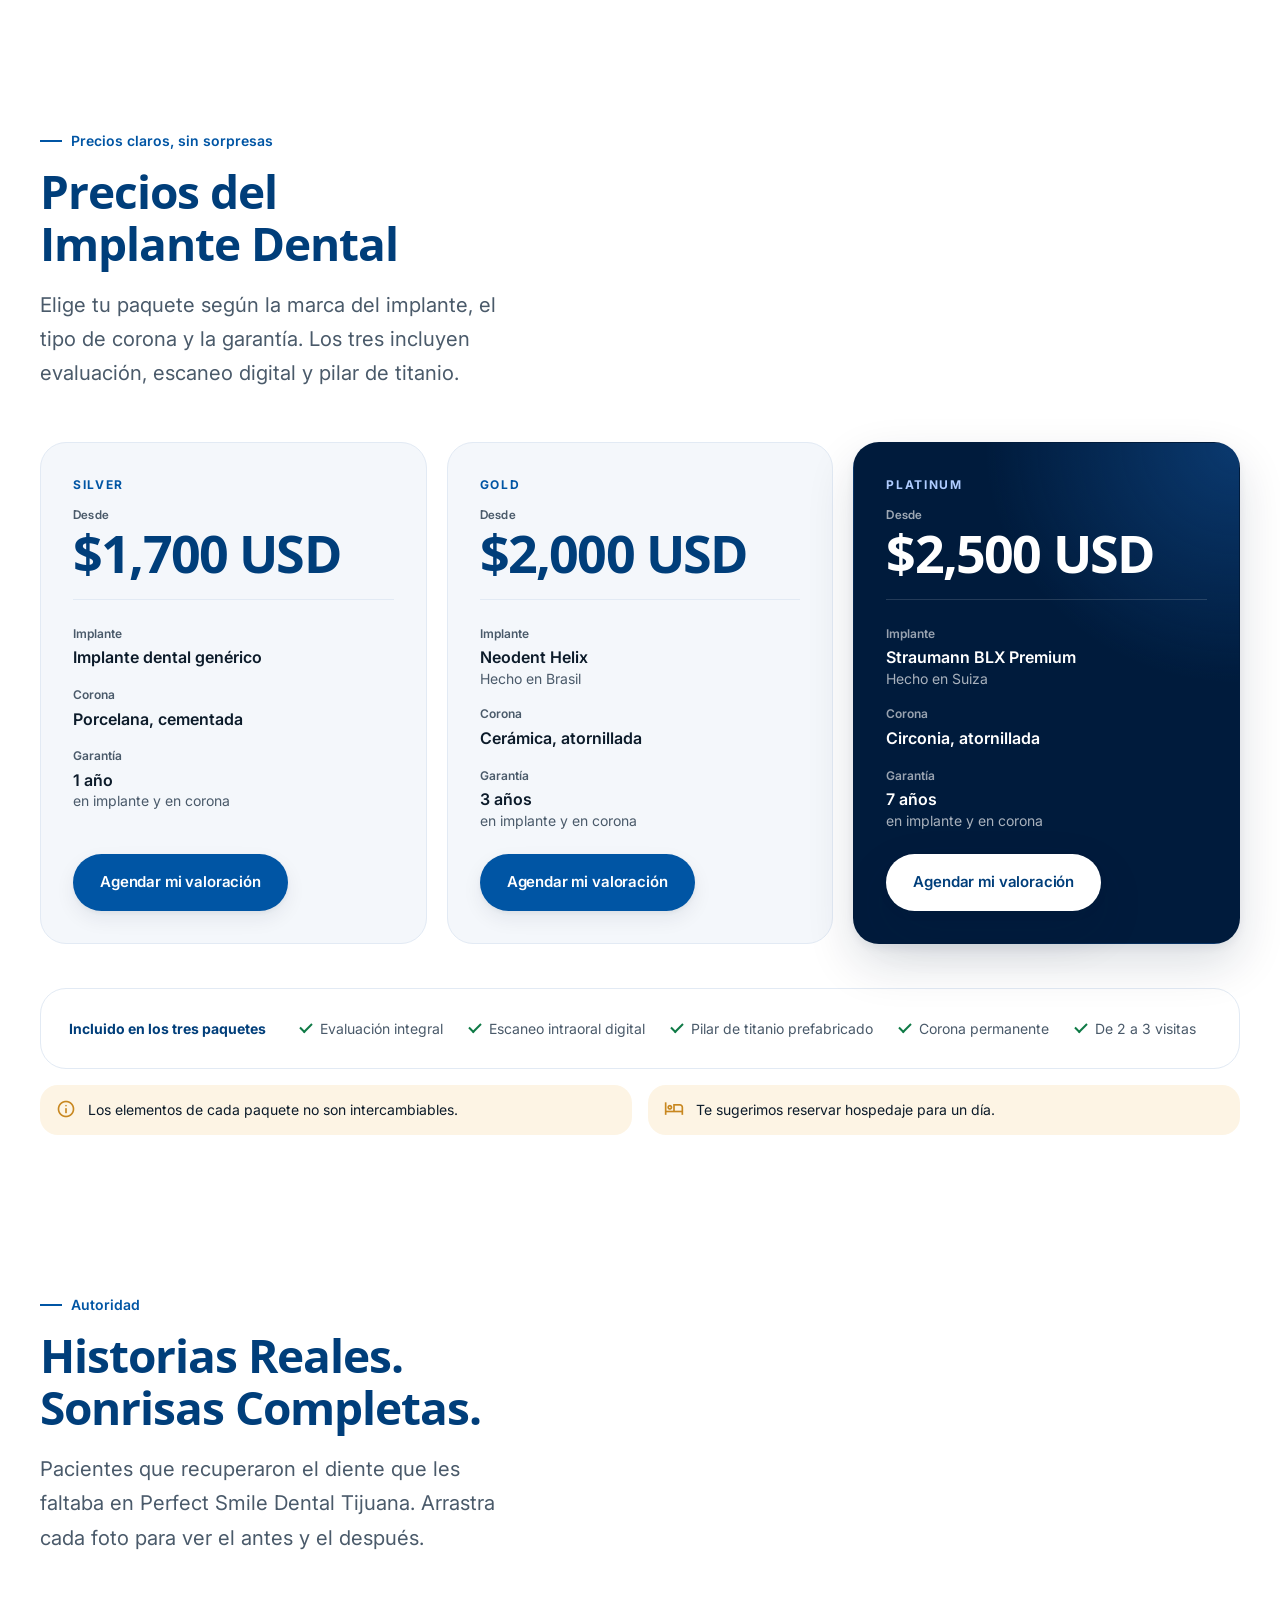
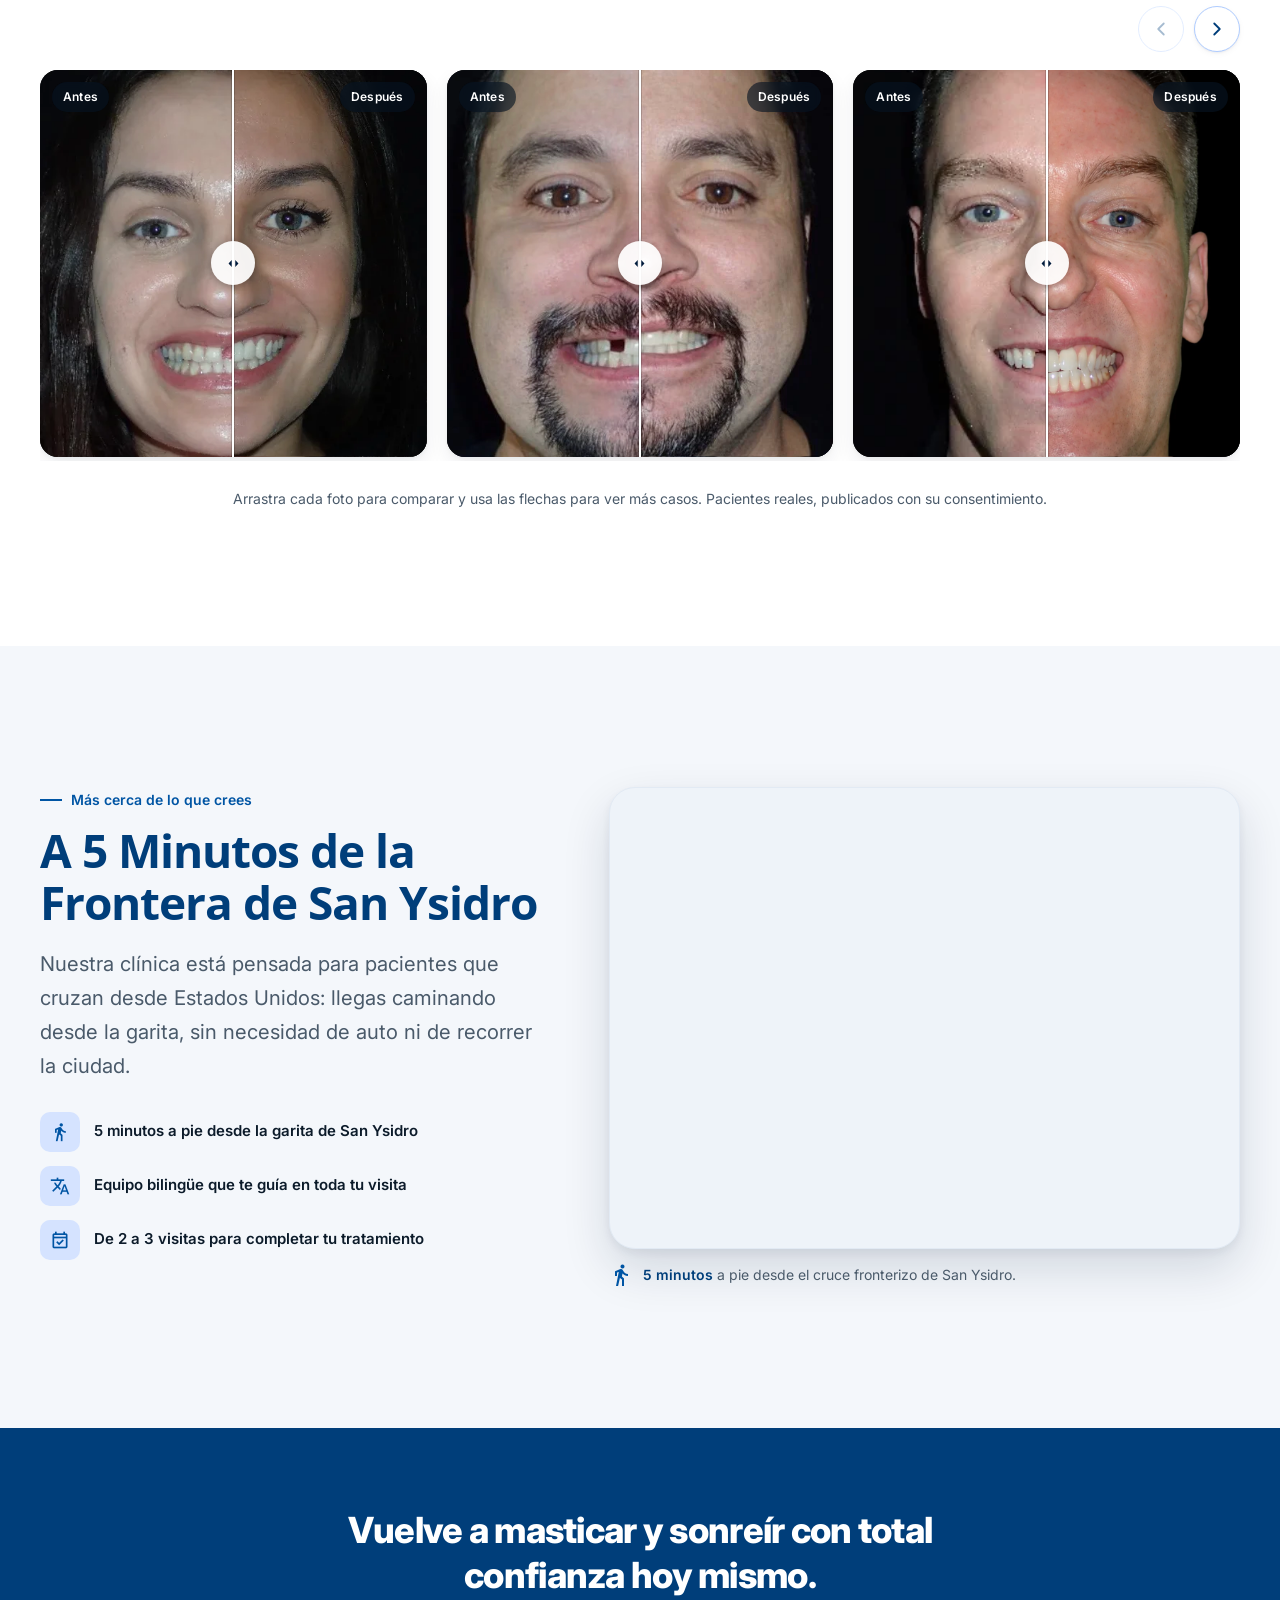
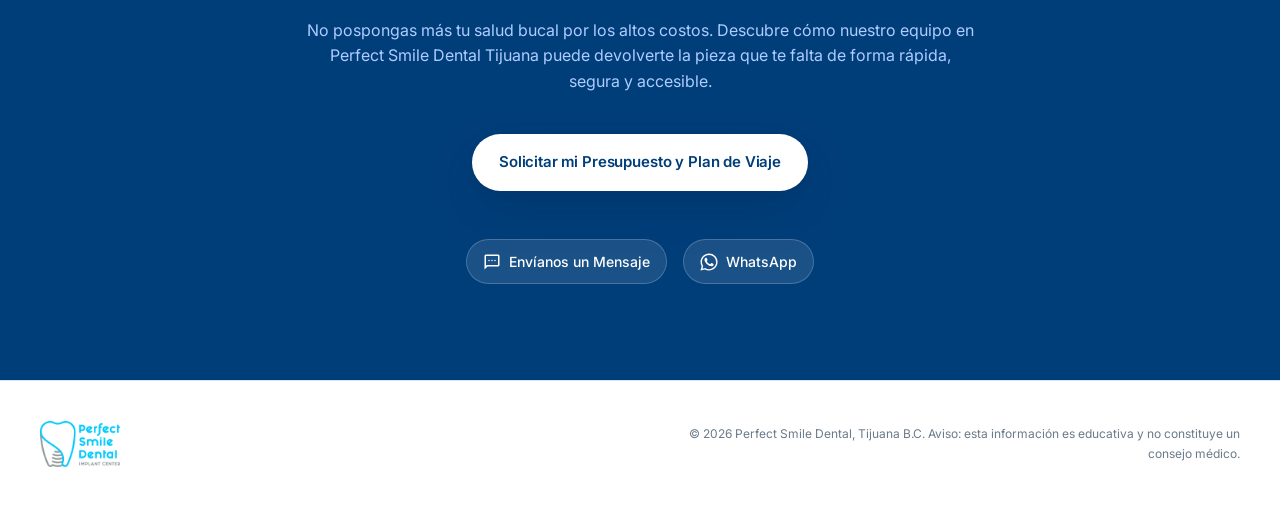
<file: es/index.html>
<!doctype html>
<html lang="es">
  <head>
    <meta charset="utf-8" />
    <meta name="viewport" content="width=device-width, initial-scale=1.0" />
    <title>Implantes Dentales en Tijuana | Perfect Smile Dental</title>
    <meta name="robots" content="noindex, nofollow" />
        <!-- Favicon -->
<link rel="icon" href="/assets/favicon.ico" sizes="any" />
<link rel="icon" href="/assets/favicon.svg" type="image/svg+xml" />
<link rel="icon" href="/assets/favicon.png" type="image/png" sizes="32x32" />
    <meta
      name="description"
      content="Recupera tu diente perdido con un implante dental de clase mundial en Tijuana. Sin dañar dientes sanos, a 5 minutos de San Diego y ahorrando miles."
    />
    <link rel="canonical" href="https://dental-implants.perfectsmiledental.com.mx/es.html" />
    <!-- hreflang: le dice a Google que son la misma página en dos idiomas.
         x-default manda al inglés, que es la versión principal. -->
    <link
      rel="alternate"
      hreflang="es"
      href="https://dental-implants.perfectsmiledental.com.mx/es.html"
    />
    <link rel="alternate" hreflang="en" href="https://dental-implants.perfectsmiledental.com.mx/" />
    <link
      rel="alternate"
      hreflang="x-default"
      href="https://dental-implants.perfectsmiledental.com.mx/"
    />
    <!-- Open Graph -->
    <meta property="og:type" content="website" />
    <meta property="og:title" content="Implantes Dentales en Tijuana | Perfect Smile Dental" />
    <meta
      property="og:description"
      content="Recupera tu diente perdido con un implante dental de clase mundial en Tijuana. Sin dañar dientes sanos, a 5 minutos de San Diego y ahorrando miles."
    />
    <meta property="og:url" content="https://dental-implants.perfectsmiledental.com.mx/es.html" />
    <!-- Fuentes: preconnect acelera la descarga -->
    <link rel="preconnect" href="https://fonts.googleapis.com" />
    <link rel="preconnect" href="https://fonts.gstatic.com" crossorigin />
    <link
      href="https://fonts.googleapis.com/css2?family=Inter:wght@400;500;600;700&display=swap"
      rel="stylesheet"
    />
    <!-- Fraunces variable: titulares con autoridad editorial -->
    <link
      href="https://fonts.googleapis.com/css2?family=Fraunces:opsz,wght@9..144,500;9..144,600;9..144,700&display=swap"
      rel="stylesheet"
    />
    <link
      href="https://fonts.googleapis.com/css2?family=Material+Symbols+Outlined:wght,FILL@100..700,0..1&display=swap"
      rel="stylesheet"
    />

    <link href="https://fonts.googleapis.com/css2?family=Open+Sans:ital,wght@0,300..800;1,300..800&display=swap" 
    rel="stylesheet">
    <link rel="stylesheet" href="/styles.css" 
    />

    <!-- Google tag (gtag.js) -->
<script async src="https://www.googletagmanager.com/gtag/js?id=G-6Q0YZ97SWX"></script>
<script>
  window.dataLayer = window.dataLayer || [];
  function gtag(){dataLayer.push(arguments);}
  gtag('js', new Date());

  gtag('config', 'G-6Q0YZ97SWX');
</script>

<!-- Meta Pixel Code -->
<script>
!function(f,b,e,v,n,t,s)
{if(f.fbq)return;n=f.fbq=function(){n.callMethod?
n.callMethod.apply(n,arguments):n.queue.push(arguments)};
if(!f._fbq)f._fbq=n;n.push=n;n.loaded=!0;n.version='2.0';
n.queue=[];t=b.createElement(e);t.async=!0;
t.src=v;s=b.getElementsByTagName(e)[0];
s.parentNode.insertBefore(t,s)}(window, document,'script',
'https://connect.facebook.net/en_US/fbevents.js');
fbq('init', '899080593875966');
fbq('track', 'PageView');
</script>
<noscript><img height="1" width="1" style="display:none"
src="https://www.facebook.com/tr?id=899080593875966&ev=PageView&noscript=1"
/></noscript>
<!-- End Meta Pixel Code -->
  </head>
  <body>
    <header class="navbar">
      <div class="container navbar__inner">
        <a href="es.html" class="navbar__brand">
     <img src="/assets/logo.avif" alt="Perfect Smile Dental" />
        </a>
        <nav class="navbar__links">
          <a href="#por-que-tijuana">Por qué Tijuana</a><a href="#sistema">Cómo Funciona</a
          ><a href="#beneficios">Beneficios</a><a href="#precios">Precios</a><a href="#historias">Historias</a
          ><a href="#ubicacion">Ubicación</a>
        </nav>
        <div class="navbar__right">
          <a href="/" class="lang-switch" aria-label="View in English">
            <span class="lang-switch__flag">🇺🇸</span> EN
          </a>
          <a href="#contacto" class="btn btn--accent btn--sm navbar__cta">
            Agendar cita <span class="material-symbols-outlined" style="font-size: 16px">arrow_forward</span>
          </a>
        </div>
      </div>
    </header>
    <main>
      <section class="hero">
        <div
          class="hero__bg"
          style="
            background-image: url(&quot;https://joseantonioh56.sg-host.com/wp-content/uploads/2026/07/c7875c_0bc119fed459425e88fa15c415d10172mv2.avif&quot;);
          "
        ></div>
        <div class="hero__scrim"></div>
        <div class="container hero__inner">
          <div class="hero__grid">
            <!-- Izquierda: el argumento -->
            <div class="hero__copy">
              <p class="hero__badge">
                <span class="hero__badge-dot psd-pulse-dot"></span> Implante dental a 5 minutos de San
                Diego
              </p>
              <h1 class="hero__title display">
                Recupera tu Diente Perdido con un <em class="hero__accent">Implante Dental</em> de Clase
                Mundial en Tijuana
              </h1>
              <p class="hero__sub">
                La solución permanente, segura y de aspecto más natural para volver a sonreír. Sustituimos la
                raíz de tu diente perdido con tecnología premium, a solo 5 minutos de San Diego y ahorrando
                miles de dólares.
              </p>
              <div class="hero__actions">
                <a href="https://link.perfectsmiledental.com.mx/widget/form/9kd0kgYXwSfFVvRTpFCh" class="btn btn--accent" target="_blank" data-form-open>Agendar mi Valoración Gratuita</a>
                <a href="#precios" class="btn btn--ghost-light">Ver Precios para Pacientes de EE. UU.</a>
              </div>
            </div>
            <!-- Derecha: imagen estática -->
            <div class="hero__media">
              <figure class="hero__photo">
                <img
                  src="/assets/hero.png"
                  alt="Paciente recibiendo un implante dental en Perfect Smile Dental Tijuana"
                  width="960"
                  height="1104"
                  fetchpriority="high"
                  decoding="async"
                />
              </figure>
            </div>
          </div>
          <ul class="trust">
            <li class="trust__item">
              <span class="trust__icon"> <span class="material-symbols-outlined">check_circle</span> </span>
              <span class="trust__label">Sin dañar dientes vecinos</span>
            </li>
            <li class="trust__item">
              <span class="trust__icon"> <span class="material-symbols-outlined">savings</span> </span>
              <span class="trust__label">Ahorra hasta 70%</span>
            </li>
            <li class="trust__item">
              <span class="trust__icon"> <span class="material-symbols-outlined">location_on</span> </span>
              <span class="trust__label">A 5 min de la frontera</span>
            </li>
          </ul>
        </div>
      </section>
      <section id="por-que-tijuana" class="section section--white">
        <div class="container">
          <div class="section-intro section-intro--wide psd-reveal">
            <span class="section-eyebrow">Derribando objeciones</span>
            <h2 class="section-heading">Odontología Premium al Alcance de tu Presupuesto</h2>
          </div>
          <div class="why">
            <article class="card card--savings card--wide">
              <div class="stat">
                <span class="stat__lead">Ahorra hasta</span> <span class="stat__figure">70%</span>
                <span class="stat__note">frente al precio promedio del mismo tratamiento en EE. UU.</span>
              </div>
           <div
  class="bars bars--compare"
  role="img"
  aria-label="Precio promedio en EE. UU.: 100%. Perfect Smile Dental, Tijuana: 30%. Ahorras hasta 70%."
>
  <div class="bar">
    <div class="bar__head">
      <span class="bar__label">Precio promedio en EE. UU.</span>
      <span class="bar__value bar__value--from">100%</span>
    </div>
    <span class="bar__track">
      <span class="bar__fill bar__fill--from" style="--w: 100%"></span>
    </span>
  </div>

  <div class="bar">
    <div class="bar__head">
      <span class="bar__label bar__label--to">Perfect Smile Dental, Tijuana</span>
      <span class="bar__value bar__value--to">30%</span>
    </div>
    <span class="bar__track">
      <span class="bar__fill bar__fill--to" style="--w: 30%"></span>
      <span class="bar__save" style="--w: 70%">
        <span class="material-symbols-outlined" aria-hidden="true">savings</span>
        Ahorras 70%
      </span>
    </span>
  </div>
</div>
              <div class="card__body">
                <h3 class="card__title">Ahorro Inteligente</h3>
                <p class="card__text">
                  Reduce tus gastos dentales invirtiendo de manera inteligente en una solución para toda la
                  vida.
                </p>
              </div>
            </article>
            <article class="card">
              <span class="card__icon card__icon--blue">
                <span class="material-symbols-outlined">military_tech</span>
              </span>
              <h3 class="card__title">Calidad de Primer Nivel</h3>
              <p class="card__text">
                Utilizamos postes de titanio biocompatible y coronas de circonia o porcelana de máxima
                estética, exactamente los mismos materiales usados en Estados Unidos.
              </p>
            </article>
            <article class="card">
              <span class="card__icon card__icon--blue">
                <span class="material-symbols-outlined">support_agent</span>
              </span>
              <h3 class="card__title">Experiencia sin Estrés</h3>
              <p class="card__text">
                Ubicados en la zona médica de Tijuana, a un paso de la frontera. Nuestro equipo bilingüe te
                guiará en todo tu proceso de visita.
              </p>
            </article>
          </div>
        </div>
      </section>
      <section id="sistema" class="section">
        <div class="container grid">
          <div class="copy psd-reveal">
            <span class="section-eyebrow">Claridad técnica</span>
            <h2 class="section-heading">Reemplazo Perfecto desde la Raíz hasta la Corona</h2>
            <p class="section-text copy__body">
              Cuando te falta un solo diente, los tratamientos anticuados como los puentes exigen desgastar
              tus dientes sanos. Nuestro enfoque es distinto: el implante dental sustituye la raíz natural
              perdida con un pequeño poste de titanio insertado directamente en el maxilar. Sobre esta nueva
              raíz colocamos una corona hecha a la medida.
            </p>
            <div class="parts">
              <div class="parts__tabs" role="tablist" id="psd-tabs">
                <button
                  type="button"
                  role="tab"
                  id="tab-0"
                  aria-controls="panel-0"
                  aria-selected="true"
                  data-idx="0"
                  class="parts__tab is-active"
                >
                  Implante de Titanio</button
                ><button
                  type="button"
                  role="tab"
                  id="tab-1"
                  aria-controls="panel-1"
                  aria-selected="false"
                  data-idx="1"
                  class="parts__tab"
                >
                  Pilar</button
                ><button
                  type="button"
                  role="tab"
                  id="tab-2"
                  aria-controls="panel-2"
                  aria-selected="false"
                  data-idx="2"
                  class="parts__tab"
                >
                  Corona
                </button>
              </div>
              <div class="parts__panels">
                <div
                  role="tabpanel"
                  id="panel-0"
                  aria-labelledby="tab-0"
                  data-idx="0"
                  class="parts__panel is-active"
                >
                  <h3 class="parts__title">La nueva raíz</h3>
                  <p class="parts__text">
                    Un pequeño poste de titanio biocompatible que se inserta directamente en el maxilar y
                    sustituye la raíz natural perdida.
                  </p>
                </div>
                <div role="tabpanel" id="panel-1" aria-labelledby="tab-1" data-idx="1" class="parts__panel">
                  <h3 class="parts__title">El conector</h3>
                  <p class="parts__text">
                    Una pieza de titanio prefabricada que une el implante con la corona y la mantiene firme en
                    su lugar.
                  </p>
                </div>
                <div role="tabpanel" id="panel-2" aria-labelledby="tab-2" data-idx="2" class="parts__panel">
                  <h3 class="parts__title">Tu diente nuevo</h3>
                  <p class="parts__text">
                    Hecha a la medida para igualar el color y la forma de tus otros dientes, en porcelana,
                    cerámica o circonia según el paquete.
                  </p>
                </div>
              </div>
            </div>
          </div>
          <div class="media">
            <!-- Video en loop: arranca solo, sin sonido. Clic = modal con sonido.
                 "#t=0.1" muestra el primer fotograma como vista previa mientras carga. -->
            <div class="video-frame-outer">
              <div
                class="video-frame-inner is-loop"
                style="aspect-ratio: 1 / 1"
                data-video-src="/assets/singleimplants.mp4"
                data-video-type="mp4"
                role="button"
                tabindex="0"
                aria-label="De la raíz a la corona"
              >
                <video
                  class="video-frame__loop"
                  src="/assets/singleimplants.mp4#t=0.1"
                  autoplay
                  muted
                  loop
                  playsinline
                  preload="metadata"
                  aria-hidden="true"
                ></video>
                <div class="video-overlay"></div>
                <span class="video-pulse-ring"></span>
                <span class="video-play-btn" aria-hidden="true">
                  <span class="material-symbols-outlined fill-icon" style="font-size: 26px">volume_up</span>
                </span>
                <div class="video-caption-chip">
                  <span class="video-eyebrow">Video explicativo</span>
                  <span class="video-title">De la raíz a la corona</span>
                </div>
              </div>
            </div>
          </div>
        </div>
      </section>
      <section id="beneficios" class="section section--dark">
        <div class="container">
          <div class="section-intro section-intro--wide psd-reveal">
            <span class="section-eyebrow section-eyebrow--light">Persuasión y deseo</span>
            <h2 class="section-heading section-heading--light">Beneficios que Cambiarán tu Día a Día</h2>
          </div>
          <div class="bento">
            <article class="cell cell--featured">
              <span class="cell__icon material-symbols-outlined">shield</span>
              <h3 class="cell__title">Tus dientes sanos quedan intactos.</h3>
              <p class="cell__text">
                A diferencia de un puente tradicional, no hace falta desgastar los dientes vecinos: conservan
                toda su integridad.
              </p>
            </article>
            <article class="cell">
              <span class="cell__icon material-symbols-outlined">face_retouching_natural</span>
              <h3 class="cell__title">Estimulación Ósea</h3>
              <p class="cell__text">
                Al actuar como una raíz natural, el implante estimula el hueso y previene la pérdida de
                densidad maxilar, manteniendo la estructura de tu rostro.
              </p>
            </article>
            <article class="cell">
              <span class="cell__icon material-symbols-outlined">palette</span>
              <h3 class="cell__title">Estética Natural</h3>
              <p class="cell__text">
                La corona se fabrica a la medida, igualando el color y la forma de tus otros dientes.
              </p>
            </article>
            <article class="cell">
              <span class="cell__icon material-symbols-outlined">brush</span>
              <h3 class="cell__title">Limpieza Sencilla</h3>
              <p class="cell__text">
                Se cepilla y se usa hilo dental exactamente igual que un diente natural.
              </p>
            </article>
            <article class="cell">
              <span class="cell__icon material-symbols-outlined">verified_user</span>
              <h3 class="cell__title">Durabilidad Extrema</h3>
              <p class="cell__text">
                Con el cuidado adecuado, un implante de titanio puede acompañarte de por vida.
              </p>
            </article>
          </div>
        </div>
      </section>
      <section id="proceso" class="section">
  <div class="container">
    <div class="section-intro psd-reveal">
      <span class="section-eyebrow">Reducción de fricción</span>
      <h2 class="section-heading">Tu Implante en 3 Citas</h2>
    </div>
    <ol class="steps steps--visits">
      <li class="step">
        <div class="step__head"><span class="step__num">1</span> <span class="step__rule"></span></div>
        <span class="step__icon material-symbols-outlined">radiology</span>
        <span class="step__label">Cita 1</span>
        <h3 class="step__title">Diagnóstico y Colocación</h3>
        <ol class="days">
          <li class="day">
            <h4 class="day__title">Diagnóstico 3D Integral</h4>
            <p class="day__text">
              Mediante un escáner tomográfico de última generación, evaluamos la cantidad y calidad de tu
              hueso para asegurar el éxito del procedimiento.
            </p>
          </li>
          <li class="day day--key">
            <h4 class="day__title">Colocación del Implante</h4>
            <p class="day__text">
              De manera rápida y con anestesia local (u opciones de sedación), nuestro especialista coloca la
              nueva raíz artificial.
            </p>
          </li>
        </ol>
      </li>
      <li class="step">
        <div class="step__head"><span class="step__num">2</span> <span class="step__rule"></span></div>
        <span class="step__icon material-symbols-outlined">document_scanner</span>
        <span class="step__label">Cita 2</span>
        <h3 class="step__title">Preparación de tu Corona</h3>
        <ol class="days">
          <li class="day">
            <h4 class="day__title">Descubrimiento y Pilar de Cicatrización</h4>
            <p class="day__text">
              Si el implante quedó bajo la encía, se hace una pequeña incisión para colocar un tapón de
              cicatrización que da forma al tejido de la encía.
            </p>
          </li>
          <li class="day">
            <h4 class="day__title">Escaneo 3D o Impresión</h4>
            <p class="day__text">
              Un escaneo digital registra la posición exacta del implante, de los dientes vecinos y de tu
              mordida.
            </p>
          </li>
          <li class="day">
            <h4 class="day__title">Selección del Color</h4>
            <p class="day__text">
              Elegimos el tono exacto del diente para que se integre perfectamente con tus dientes naturales.
            </p>
          </li>
        </ol>
      </li>
      <li class="step">
        <div class="step__head"><span class="step__num">3</span> <span class="step__rule"></span></div>
        <span class="step__icon material-symbols-outlined">task_alt</span>
        <span class="step__label">Cita 3</span>
        <h3 class="step__title">Tu Corona Definitiva</h3>
        <p class="step__text">
          La visita final (1 a 2 semanas después) para colocar y atornillar tu corona permanente hecha a la
          medida.
        </p>
      </li>
    </ol>
  </div>
</section>
      <section id="precios" class="section section--white">
        <div class="container">
          <div class="section-intro section-intro--wide psd-reveal">
            <span class="section-eyebrow">Precios claros, sin sorpresas</span>
            <h2 class="section-heading">Precios del Implante Dental</h2>
            <p class="section-text">
              Elige tu paquete según la marca del implante, el tipo de corona y la garantía. Los tres incluyen
              evaluación, escaneo digital y pilar de titanio.
            </p>
          </div>
          <div class="tiers">
            <article class="tier">
              <header class="tier__head">
                <h3 class="tier__name">Silver</h3>
                <p class="tier__price"><span class="tier__prefix">Desde</span> $1,700 USD</p>
              </header>
              <dl class="specs">
                <div class="spec">
                  <dt class="spec__label">Implante</dt>
                  <dd class="spec__value">Implante dental genérico</dd>
                </div>
                <div class="spec">
                  <dt class="spec__label">Corona</dt>
                  <dd class="spec__value">Porcelana, cementada</dd>
                </div>
                <div class="spec">
                  <dt class="spec__label">Garantía</dt>
                  <dd class="spec__value">1 año <span class="spec__detail">en implante y en corona</span></dd>
                </div>
              </dl>
              <a href="https://link.perfectsmiledental.com.mx/widget/booking/Z9i3B59TA2s7kxjc4u88" class="btn btn--accent tier__cta" target="_blank" data-calendar-open>Agendar mi valoración</a>
            </article>
            <article class="tier">
              <header class="tier__head">
                <h3 class="tier__name">Gold</h3>
                <p class="tier__price"><span class="tier__prefix">Desde</span> $2,000 USD</p>
              </header>
              <dl class="specs">
                <div class="spec">
                  <dt class="spec__label">Implante</dt>
                  <dd class="spec__value">Neodent Helix <span class="spec__detail">Hecho en Brasil</span></dd>
                </div>
                <div class="spec">
                  <dt class="spec__label">Corona</dt>
                  <dd class="spec__value">Cerámica, atornillada</dd>
                </div>
                <div class="spec">
                  <dt class="spec__label">Garantía</dt>
                  <dd class="spec__value">
                    3 años <span class="spec__detail">en implante y en corona</span>
                  </dd>
                </div>
              </dl>
              <a href="https://link.perfectsmiledental.com.mx/widget/booking/Z9i3B59TA2s7kxjc4u88" class="btn btn--accent tier__cta" target="_blank" data-calendar-open>Agendar mi valoración</a>
            </article>
            <article class="tier tier--dark">
              <header class="tier__head">
                <h3 class="tier__name">Platinum</h3>
                <p class="tier__price"><span class="tier__prefix">Desde</span> $2,500 USD</p>
              </header>
              <dl class="specs">
                <div class="spec">
                  <dt class="spec__label">Implante</dt>
                  <dd class="spec__value">
                    Straumann BLX Premium <span class="spec__detail">Hecho en Suiza</span>
                  </dd>
                </div>
                <div class="spec">
                  <dt class="spec__label">Corona</dt>
                  <dd class="spec__value">Circonia, atornillada</dd>
                </div>
                <div class="spec">
                  <dt class="spec__label">Garantía</dt>
                  <dd class="spec__value">
                    7 años <span class="spec__detail">en implante y en corona</span>
                  </dd>
                </div>
              </dl>
              <a href="https://link.perfectsmiledental.com.mx/widget/booking/Z9i3B59TA2s7kxjc4u88" class="btn btn--white tier__cta" target="_blank" data-calendar-open>Agendar mi valoración</a>
            </article>
          </div>
          <div class="shared">
            <p class="shared__title">Incluido en los tres paquetes</p>
            <ul class="shared__list">
              <li>Evaluación integral</li>
              <li>Escaneo intraoral digital</li>
              <li>Pilar de titanio prefabricado</li>
              <li>Corona permanente</li>
              <li>De 2 a 3 visitas</li>
            </ul>
          </div>
          <ul class="notes">
            <li class="note">
              <span class="material-symbols-outlined">info</span>
              <span>Los elementos de cada paquete no son intercambiables.</span>
            </li>
            <li class="note">
              <span class="material-symbols-outlined">hotel</span>
              <span>Te sugerimos reservar hospedaje para un día.</span>
            </li>
          </ul>
        </div>
      </section>
      <section id="historias" class="section section--white" style="margin-top:-120px">
        <div class="container">
          <div class="section-intro section-intro--wide psd-reveal">
            <span class="section-eyebrow">Autoridad</span>
            <h2 class="section-heading">Historias Reales. Sonrisas Completas.</h2>
            <p class="section-text">
              Pacientes que recuperaron el diente que les faltaba en Perfect Smile Dental Tijuana. Arrastra
              cada foto para ver el antes y el después.
            </p>
          </div>
    <div class="ba-carousel" data-ba-carousel>
  <div class="cases">
    <figure class="ba" style="--pos: 50%">
      <div class="ba__stage" data-empty="Foto pendiente">
        <img class="ba__img" src="/assets/img/before1.webp" alt="Paciente antes de su implante dental" loading="lazy" decoding="async" />
        <img class="ba__img ba__img--after" src="/assets/img/after1.webp" alt="El mismo paciente con su implante y corona nueva" loading="lazy" decoding="async" />
        <span class="ba__line" aria-hidden="true"></span>
        <span class="ba__knob" aria-hidden="true">
          <svg viewBox="0 0 24 24" width="17" height="17" fill="currentColor"><path d="M9.5 7 5 12l4.5 5V7Zm5 0v10l4.5-5-4.5-5Z"></path></svg>
        </span>
        <span class="ba__tag ba__tag--before">Antes</span>
        <span class="ba__tag ba__tag--after">Después</span>
        <input class="ba__range" type="range" min="0" max="100" value="50" step="0.1" aria-label="Comparación antes y después — Caso 1" />
      </div>
    </figure>

    <figure class="ba" style="--pos: 50%">
      <div class="ba__stage" data-empty="Foto pendiente">
        <img class="ba__img" src="/assets/img/before2.webp" alt="Paciente antes de su implante dental" loading="lazy" decoding="async" />
        <img class="ba__img ba__img--after" src="/assets/img/after2.webp" alt="El mismo paciente con su implante y corona nueva" loading="lazy" decoding="async" />
        <span class="ba__line" aria-hidden="true"></span>
        <span class="ba__knob" aria-hidden="true">
          <svg viewBox="0 0 24 24" width="17" height="17" fill="currentColor"><path d="M9.5 7 5 12l4.5 5V7Zm5 0v10l4.5-5-4.5-5Z"></path></svg>
        </span>
        <span class="ba__tag ba__tag--before">Antes</span>
        <span class="ba__tag ba__tag--after">Después</span>
        <input class="ba__range" type="range" min="0" max="100" value="50" step="0.1" aria-label="Comparación antes y después — Caso 2" />
      </div>
    </figure>

    <figure class="ba" style="--pos: 50%">
      <div class="ba__stage" data-empty="Foto pendiente">
        <img class="ba__img" src="/assets/img/before3.webp" alt="Paciente antes de su implante dental" loading="lazy" decoding="async" />
        <img class="ba__img ba__img--after" src="/assets/img/after3.webp" alt="El mismo paciente con su implante y corona nueva" loading="lazy" decoding="async" />
        <span class="ba__line" aria-hidden="true"></span>
        <span class="ba__knob" aria-hidden="true">
          <svg viewBox="0 0 24 24" width="17" height="17" fill="currentColor"><path d="M9.5 7 5 12l4.5 5V7Zm5 0v10l4.5-5-4.5-5Z"></path></svg>
        </span>
        <span class="ba__tag ba__tag--before">Antes</span>
        <span class="ba__tag ba__tag--after">Después</span>
        <input class="ba__range" type="range" min="0" max="100" value="50" step="0.1" aria-label="Comparación antes y después — Caso 3" />
      </div>
    </figure>

    <figure class="ba" style="--pos: 50%">
      <div class="ba__stage" data-empty="Foto pendiente">
        <img class="ba__img" src="/assets/img/before4.webp" alt="Paciente antes de su implante dental" loading="lazy" decoding="async" />
        <img class="ba__img ba__img--after" src="/assets/img/after4.webp" alt="El mismo paciente con su implante y corona nueva" loading="lazy" decoding="async" />
        <span class="ba__line" aria-hidden="true"></span>
        <span class="ba__knob" aria-hidden="true">
          <svg viewBox="0 0 24 24" width="17" height="17" fill="currentColor"><path d="M9.5 7 5 12l4.5 5V7Zm5 0v10l4.5-5-4.5-5Z"></path></svg>
        </span>
        <span class="ba__tag ba__tag--before">Antes</span>
        <span class="ba__tag ba__tag--after">Después</span>
        <input class="ba__range" type="range" min="0" max="100" value="50" step="0.1" aria-label="Comparación antes y después — Caso 4" />
      </div>
    </figure>
  </div>

  <div class="ba-nav" role="group" aria-label="Ver casos">
    <button type="button" class="ba-nav__btn" data-ba-prev aria-label="Caso anterior">
      <svg viewBox="0 0 24 24" width="22" height="22" fill="none" stroke="currentColor" stroke-width="2" stroke-linecap="round" stroke-linejoin="round" aria-hidden="true"><path d="M15 18l-6-6 6-6"/></svg>
    </button>
    <button type="button" class="ba-nav__btn" data-ba-next aria-label="Caso siguiente">
      <svg viewBox="0 0 24 24" width="22" height="22" fill="none" stroke="currentColor" stroke-width="2" stroke-linecap="round" stroke-linejoin="round" aria-hidden="true"><path d="M9 6l6 6-6 6"/></svg>
    </button>
  </div>
</div>

<p class="cases__hint">Arrastra cada foto para comparar y usa las flechas para ver más casos. Pacientes reales, publicados con su consentimiento.</p>
        </div>
      </section>
      <section id="ubicacion" class="section">
        <div class="container loc">
          <div class="loc__copy psd-reveal">
            <span class="section-eyebrow">Más cerca de lo que crees</span>
            <h2 class="section-heading">A 5 Minutos de la Frontera de San Ysidro</h2>
            <p class="section-text">
              Nuestra clínica está pensada para pacientes que cruzan desde Estados Unidos: llegas caminando
              desde la garita, sin necesidad de auto ni de recorrer la ciudad.
            </p>
            <ul class="facts">
              <li class="fact">
                <span class="fact__icon"><span class="material-symbols-outlined">directions_walk</span></span>
                <span class="fact__label">5 minutos a pie desde la garita de San Ysidro</span>
              </li>
              <li class="fact">
                <span class="fact__icon"><span class="material-symbols-outlined">translate</span></span>
                <span class="fact__label">Equipo bilingüe que te guía en toda tu visita</span>
              </li>
              <li class="fact">
                <span class="fact__icon"><span class="material-symbols-outlined">event_available</span></span>
                <span class="fact__label">De 2 a 3 visitas para completar tu tratamiento</span>
              </li>
            </ul>
            <!-- <a
              href="https://www.google.com/maps/dir/?api=1&destination=32.5303859,-117.024724"
              class="btn btn--accent"
              target="_blank"
              rel="noopener"
            >
              <span class="material-symbols-outlined" style="font-size: 20px">directions</span> Cómo llegar
            </a> -->
          </div>
          <div class="loc__map">
            <div class="map-frame">
              <iframe
                src="https://www.google.com/maps/embed?pb=!1m18!1m12!1m3!1d3363.8412768184426!2d-117.024724!3d32.530385900000006!2m3!1f0!2f0!3f0!3m2!1i1024!2i768!4f13.1!3m3!1m2!1s0x80d94851147c03b7%3A0x2728e028545d0e91!2sPerfect%20Smile%20Dental%20%7C%20Implant%20Center!5e0!3m2!1ses-419!2smx!4v1784660914930!5m2!1ses-419!2smx"
                title="Ubicación de Perfect Smile Dental cerca de la frontera San Ysidro"
                loading="lazy"
                allowfullscreen
                referrerpolicy="strict-origin-when-cross-origin"
              ></iframe>
            </div>
            <p class="map-note">
              <span class="material-symbols-outlined">directions_walk</span>
              <span><strong>5 minutos</strong> a pie desde el cruce fronterizo de San Ysidro.</span>
            </p>
          </div>
        </div>
      </section>
      <section id="contacto" class="cta-final">
        <div class="cta-final__inner psd-reveal">
          <h2 class="cta-final__title">Vuelve a masticar y sonreír con total confianza hoy mismo.</h2>
          <p class="cta-final__subtitle">
            No pospongas más tu salud bucal por los altos costos. Descubre cómo nuestro equipo en Perfect
            Smile Dental Tijuana puede devolverte la pieza que te falta de forma rápida, segura y accesible.
          </p>
          <div class="cta-final__actions">
            <a href="https://link.perfectsmiledental.com.mx/widget/form/9kd0kgYXwSfFVvRTpFCh" class="btn btn--white btn--full" target="_blank" data-form-open>Solicitar mi Presupuesto y Plan de Viaje</a>
          </div>
          <div class="contact-row">
            <a href="https://www.t2ll.com/auth/sms-redirect?phoneNumber=16198155283&msg=Hola%2C%20me%20gustar%C3%ADa%20recibir%20m%C3%A1s%20informaci%C3%B3n" class="contact-pill" target="_blank" rel="noopener">
              <span class="material-symbols-outlined" style="font-size: 18px">sms</span> Envíanos un Mensaje
            </a>
            <a href="https://wa.me/16198155283?text=Hola,%20me%20gustar%C3%ADa%20recibir%20m%C3%A1s%20informaci%C3%B3n." class="contact-pill" target="_blank" rel="noopener">
              <svg class="contact-pill__svg" viewBox="0 0 24 24" width="18" height="18" fill="currentColor" aria-hidden="true"><path d="M17.47 14.38c-.3-.15-1.75-.86-2.02-.96-.27-.1-.47-.15-.67.15-.2.3-.77.96-.94 1.16-.17.2-.35.22-.64.07-.3-.15-1.25-.46-2.38-1.47-.88-.79-1.47-1.76-1.65-2.06-.17-.3-.02-.46.13-.6.13-.13.3-.35.45-.52.15-.17.2-.3.3-.5.1-.2.05-.37-.03-.52-.07-.15-.67-1.61-.92-2.2-.24-.58-.49-.5-.67-.51h-.57c-.2 0-.52.07-.79.37-.27.3-1.04 1.02-1.04 2.48s1.07 2.88 1.21 3.08c.15.2 2.1 3.2 5.08 4.49.71.31 1.26.49 1.69.63.71.22 1.36.19 1.87.12.57-.09 1.75-.72 2-1.41.25-.69.25-1.29.17-1.41-.07-.12-.27-.2-.57-.35M12.05 21.5h-.01a9.4 9.4 0 0 1-4.8-1.31l-.34-.2-3.57.94.95-3.48-.22-.36a9.4 9.4 0 0 1-1.44-5.02c0-5.2 4.23-9.43 9.44-9.43a9.37 9.37 0 0 1 6.67 2.77 9.37 9.37 0 0 1 2.76 6.67c0 5.2-4.23 9.43-9.44 9.43m8.03-17.46A11.27 11.27 0 0 0 12.05.72C5.8.72.7 5.8.7 12.07c0 2 .52 3.95 1.52 5.67L.6 23.4l5.8-1.52a11.33 11.33 0 0 0 5.65 1.44h.01c6.25 0 11.35-5.09 11.35-11.35 0-3.03-1.18-5.88-3.33-8.02"/></svg> WhatsApp
            </a>
          </div>
        </div>
      </section>
    </main>
    <footer class="footer">
      <div class="container footer__inner">
        <div class="footer__brand">
          <a href="es.html" class="footer__home"><img src="/assets/logo.avif" alt="Perfect Smile Dental" /></a>
        </div>
        <p class="footer__legal">
          © 2026 Perfect Smile Dental, Tijuana B.C. Aviso: esta información es educativa y no constituye un
          consejo médico.
        </p>
      </div>
    </footer>
    <div
      class="video-modal"
      id="psd-video-modal"
      data-empty-msg="Agrega la URL de tu video en el atributo <code>data-video-src</code> de este componente para activar la reproducción."
    >
      <div class="video-modal__backdrop" data-close></div>
      <div class="video-modal__dialog" role="dialog" aria-modal="true">
        <button class="video-modal__close" data-close aria-label="Cerrar video">
          <span class="material-symbols-outlined">close</span>
        </button>
        <div class="video-modal__content" id="psd-video-modal-content"></div>
      </div>
    </div>
    <!-- Modal: formulario de contacto (GoHighLevel). Lo abre cualquier botón con data-form-open -->
    <div class="form-modal" id="psd-form-modal" aria-hidden="true">
      <div class="form-modal__backdrop" data-form-close></div>
      <div class="form-modal__dialog" role="dialog" aria-modal="true" aria-labelledby="psd-form-title">
        <div class="form-modal__head">
          <div>
            <h2 class="form-modal__title" id="psd-form-title">Agenda tu valoración gratuita</h2>
            <p class="form-modal__sub">Déjanos tus datos y nuestro equipo te contactará.</p>
          </div>
          <button type="button" class="form-modal__close" data-form-close aria-label="Cerrar formulario">
            <span class="material-symbols-outlined">close</span>
          </button>
        </div>
        <div class="form-modal__body">
          <iframe
            src="https://link.perfectsmiledental.com.mx/widget/form/9kd0kgYXwSfFVvRTpFCh"
            style="width:100%;height:100%;border:none;border-radius:3px"
            id="inline-9kd0kgYXwSfFVvRTpFCh"
            data-layout="{'id':'INLINE'}"
            data-trigger-type="alwaysShow"
            data-trigger-value=""
            data-activation-type="alwaysActivated"
            data-activation-value=""
            data-deactivation-type="neverDeactivate"
            data-deactivation-value=""
            data-form-name="Landing Contact Form "
            data-height="882"
            data-layout-iframe-id="inline-9kd0kgYXwSfFVvRTpFCh"
            data-form-id="9kd0kgYXwSfFVvRTpFCh"
            data-cookie-consent="true"
            data-cookie-consent-provider="auto"
            title="Landing Contact Form "
          ></iframe>
        </div>
      </div>
    </div>

    <!-- Modal: calendario de citas (GoHighLevel). Lo abre cualquier botón con data-calendar-open -->
    <div class="form-modal form-modal--wide" id="psd-calendar-modal" aria-hidden="true">
      <div class="form-modal__backdrop" data-form-close></div>
      <div class="form-modal__dialog" role="dialog" aria-modal="true" aria-labelledby="psd-calendar-title">
        <div class="form-modal__head">
          <div>
            <h2 class="form-modal__title" id="psd-calendar-title">Agenda tu valoración gratuita</h2>
            <p class="form-modal__sub">Elige el día y la hora que mejor te acomoden.</p>
          </div>
          <button type="button" class="form-modal__close" data-form-close aria-label="Cerrar calendario">
            <span class="material-symbols-outlined">close</span>
          </button>
        </div>
        <div class="form-modal__body form-modal__body--calendar">
          <iframe
            src="https://link.perfectsmiledental.com.mx/widget/booking/Z9i3B59TA2s7kxjc4u88"
            allow="payment"
            style="width: 100%; border: none; overflow: hidden"
            scrolling="no"
            id="Z9i3B59TA2s7kxjc4u88_1792016738689"
            title="Agenda tu valoración gratuita"
          ></iframe>
        </div>
      </div>
    </div>

    <!-- Scripts: primero el de GoHighLevel (ajusta el alto de formulario y calendario), luego el de la página -->
    <script src="https://link.perfectsmiledental.com.mx/js/form_embed.js" type="text/javascript"></script>
    <script src="/main.js" defer></script>
  </body>
</html>
</file>
<file: styles.css>
:root {
    /* --- Marca (azules del cliente, sin cambios de identidad) --- */
    --psd-primary: #003e7a;
    --psd-primary-dark: #001b3c;
    --psd-accent: #0055a4;
    --psd-accent-light: #175ead;
    --psd-blue-100: #d5e3ff;
    --psd-blue-200: #afccff;

    /* --- Tinta: texto más oscuro que el azul de marca ---
       Antes el cuerpo de texto usaba el azul primario, lo que dejaba
       todo plano y con contraste bajo. Ahora el azul es para acentos
       y jerarquía; el texto largo usa tinta. */
    --psd-ink: #0c1b2a;
    --psd-ink-soft: #4a5a6a;
    --psd-text-muted: #6b7a89;

    /* --- Superficies --- */
    --psd-bg: #f4f7fb;
    --psd-surface: #ffffff;
    --psd-surface-sunk: #eef3f9;

    /* --- Acento cálido: la luz del día ---
       Un solo tono cálido, reservado para el relato de "un solo día":
       la línea de tiempo del hero y el beneficio same-day. En ningún
       otro lado. Rompe el azul clínico sin ensuciar la marca. */
    --psd-day: #c8871f;
    --psd-day-soft: #fdf4e4;

    --psd-savings: #0f7a46;
    --psd-savings-soft: #e8f5ee;

    /* --- Elevación en 3 niveles, no una sombra para todo --- */
    --shadow-sm: 0 1px 2px rgba(10, 30, 60, .06), 0 2px 6px rgba(10, 30, 60, .04);
    --shadow-md: 0 2px 4px rgba(10, 30, 60, .05), 0 8px 20px rgba(10, 30, 60, .07);
    --shadow-lg: 0 4px 8px rgba(10, 30, 60, .06), 0 20px 48px rgba(10, 30, 60, .14);

    /* --- Radios por jerarquía, no un radio para todo --- */
    --r-chip: 999px;
    --r-sm: 10px;
    --r-md: 18px;
    --r-lg: 26px;

    /* --- Escala tipográfica fluida (clamp, sin saltos) --- */
    --t-display: clamp(2.5rem, 1.4rem + 4.6vw, 5.25rem);
    --t-h2: clamp(1.75rem, 1.15rem + 2.4vw, 2.9rem);
    --t-h3: clamp(1.125rem, 1rem + .5vw, 1.375rem);
    --t-lead: clamp(1.0625rem, .99rem + .35vw, 1.3125rem);
    --t-body: 1rem;
    --t-small: .875rem;
    --t-micro: .75rem;

    /* --- Ritmo vertical --- */
    --space-section: clamp(4.5rem, 3rem + 7vw, 8.5rem);
}

* { box-sizing: border-box; }

html { -webkit-text-size-adjust: 100%; }

body {
    margin: 0;
    font-family: 'Inter', system-ui, sans-serif;
    font-size: var(--t-body);
    line-height: 1.65;
    background: var(--psd-bg);
    color: var(--psd-ink);
    -webkit-font-smoothing: antialiased;
    text-rendering: optimizeLegibility;
}

img { max-width: 100%; display: block; }
a { color: inherit; }

/* Fraunces para titulares: autoridad editorial, no "startup tech".
   Optical sizing alto y wonk/soft en 0 lo mantiene serio, no decorativo. */
.display {
  font-family: "Open Sans", sans-serif;
    font-variation-settings: 'SOFT' 0, 'WONK' 0, 'opsz' 120;
    font-weight: 600;
    letter-spacing: -0.025em;
    line-height: 1.04;
}

.material-symbols-outlined {
    font-variation-settings: 'FILL' 0, 'wght' 400, 'GRAD' 0, 'opsz' 24;
    vertical-align: middle;
}
.material-symbols-outlined.fill-icon { font-variation-settings: 'FILL' 1; }

.container { max-width: 1500px; margin: 0 auto; padding: 0 20px; }
@media (min-width: 1024px) { .container { padding: 0 40px; } }

/* ============================================================ */
/* FOCO VISIBLE — obligatorio, y en esta audiencia más            */
/* ============================================================ */
:where(a, button, [tabindex]):focus-visible {
    outline: 3px solid var(--psd-accent);
    outline-offset: 3px;
    border-radius: 4px;
}

/* ============================================================ */
/* MOVIMIENTO                                                     */
/* Una sola entrada discreta en los encabezados de sección.       */
/* Las tarjetas internas NO se animan: el fade-up en cada         */
/* elemento es justamente lo que delata una plantilla.            */
/* ============================================================ */
.psd-reveal {
    opacity: 0;
    transform: translateY(10px);
    transition: opacity .5s ease, transform .5s ease;
}
.psd-reveal.psd-visible { opacity: 1; transform: none; }

@keyframes psd-pulse {
    0%   { box-shadow: 0 0 0 0 rgba(200, 135, 31, .5); }
    70%  { box-shadow: 0 0 0 9px rgba(200, 135, 31, 0); }
    100% { box-shadow: 0 0 0 0 rgba(200, 135, 31, 0); }
}
.psd-pulse-dot { animation: psd-pulse 2.4s infinite; }

@keyframes video-pulse {
    0%   { transform: scale(1); opacity: .8; }
    100% { transform: scale(1.6); opacity: 0; }
}

@media (prefers-reduced-motion: reduce) {
    .psd-reveal { opacity: 1; transform: none; transition: none; }
    .psd-pulse-dot, .video-pulse-ring { animation: none; }
    * { scroll-behavior: auto !important; }
}

html { scroll-behavior: smooth; }

/* ============================================================ */
/* BOTONES                                                        */
/* Más altos (48px+) para dedos y para manos de 60 años.          */
/* Cada estado responde distinto: hover, active, focus.           */
/* ============================================================ */
.btn {
    display: inline-flex;
    align-items: center;
    justify-content: center;
    gap: 8px;
    font-family: inherit;
    font-size: .9375rem;
    font-weight: 600;
    letter-spacing: -0.01em;
    padding: 15px 26px;
    min-height: 50px;
    border-radius: var(--r-chip);
    border: 1px solid transparent;
    cursor: pointer;
    text-decoration: none;
    transition: background-color .18s ease, border-color .18s ease,
                color .18s ease, transform .12s ease, box-shadow .18s ease;
}
.btn:active { transform: translateY(1px); }
.btn--sm { padding: 10px 18px; min-height: 42px; font-size: .875rem; }

.btn--accent {
    background: var(--psd-accent);
    color: #fff;
    box-shadow: var(--shadow-md);
}
.btn--accent:hover { background: var(--psd-primary); box-shadow: var(--shadow-lg); }

.btn--outline {
    background: var(--psd-surface);
    color: var(--psd-primary);
    border-color: #c6d8ef;
    box-shadow: var(--shadow-sm);
}
.btn--outline:hover { background: var(--psd-blue-100); border-color: var(--psd-blue-200); }

.btn--white { background: #fff; color: var(--psd-primary); box-shadow: var(--shadow-lg); }
.btn--white:hover { background: var(--psd-blue-100); }

.btn--ghost-light {
    background: rgba(255,255,255,.08);
    color: #fff;
    border-color: rgba(255,255,255,.45);
}
.btn--ghost-light:hover { background: rgba(255,255,255,.18); }

.btn--outline-light { background: transparent; color: #fff; border-color: rgba(255,255,255,.4); }
.btn--outline-light:hover { background: rgba(255,255,255,.12); }

.btn--full { width: 100%; }
@media (min-width: 640px) { .btn--full { width: auto; } }

/* ============================================================ */
/* SECCIONES                                                      */
/* ============================================================ */
.section { padding: var(--space-section) 0; }
.section--white { background: var(--psd-surface); }
.section--dark { background: var(--psd-primary-dark); }

/* El eyebrow ya no va en MAYÚSCULAS tracked sobre cada título:
   eso es cromo de plantilla. Ahora es una línea corta en minúsculas
   con una marca de color, y solo donde aporta contexto real. */
.section-eyebrow {
    display: inline-flex;
    align-items: center;
    gap: 9px;
    font-size: var(--t-small);
    font-weight: 600;
    color: var(--psd-accent);
    margin-bottom: 14px;
}
.section-eyebrow::before {
    content: "";
    width: 22px;
    height: 2px;
    background: currentColor;
    flex-shrink: 0;
}
.section-eyebrow--light { color: var(--psd-blue-200); }

.section-heading {
      font-family: "Open Sans", sans-serif;
    font-variation-settings: 'SOFT' 0, 'WONK' 0, 'opsz' 90;
    font-size: var(--t-h2);
    font-weight: 700;
    color: var(--psd-primary);
    letter-spacing: -0.022em;
    line-height: 1.12;
    margin: 0;
    text-wrap: balance;
}
.section-heading--light { color: #fff; }

.section-intro { max-width: 46ch!important; margin-bottom: clamp(2.5rem, 4vw, 3.5rem); }
.section-intro--wide { max-width: 52ch; }

.section-text {
    font-size: var(--t-lead);
    color: var(--psd-ink-soft);
    line-height: 1.68;
    margin-top: 18px;
    max-width: 62ch;
}


/* ============================================================ */
/* NAVBAR                                                       */
/* ============================================================ */

.navbar {
  background: rgba(255, 255, 255, 0.9);
  backdrop-filter: blur(8px);
  position: sticky;
  top: 0;
  z-index: 50;
  border-bottom: 1px solid var(--psd-blue-100);
}
.navbar__inner {
  display: flex;
  align-items: center;
  justify-content: space-between;
  height: 80px;
}
.navbar__brand { display: flex; align-items: center; gap: 10px; text-decoration: none; }
.navbar__logo {
  width: 36px;
  height: 36px;
  border-radius: 50%;
  background: var(--psd-accent);
  display: flex;
  align-items: center;
  justify-content: center;
}
.navbar__logo .material-symbols-outlined { color: #fff; font-size: 18px; }
.navbar__name {
  font-size: 18px;
  font-weight: 700;
  color: var(--psd-primary);
  letter-spacing: -0.01em;
}

.navbar__links { display: none; gap: 32px; align-items: center; }
@media (min-width: 1024px) { .navbar__links { display: flex; } }
.navbar__links a {
  font-size: 14px;
  font-weight: 500;
  color: rgba(0, 62, 122, 0.8);
  text-decoration: none;
  transition: color 0.2s ease;
}
.navbar__links a:hover { color: var(--psd-accent); }

.navbar__right { display: flex; align-items: center; gap: 12px; }
.navbar__cta { display: none; }
@media (min-width: 640px) { .navbar__cta { display: inline-flex; } }

.lang-switch {
  display: inline-flex;
  align-items: center;
  gap: 6px;
  padding: 6px 12px;
  border-radius: 9999px;
  border: 1px solid var(--psd-blue-200);
  background: #fff;
  font-size: 13px;
  font-weight: 600;
  color: var(--psd-primary);
  text-decoration: none;
  transition: background-color 0.2s ease;
}
.lang-switch:hover { background: var(--psd-blue-100); }
.lang-switch__flag { font-size: 16px; line-height: 1; }


/* ============================================================ */
/* HERO                                                         */
/* ============================================================ */

.hero {
  position: relative;
  overflow: hidden;
  background: var(--psd-primary-dark);
}

.hero__bg {
  position: absolute;
  inset: 0;
  background-size: cover;
  background-position: 70% 30%;
  opacity: .28;
}
.hero__scrim {
  position: absolute;
  inset: 0;
  background:
    linear-gradient(105deg, rgba(0,20,42,.96) 0%, rgba(0,20,42,.86) 45%, rgba(0,27,60,.72) 100%);
}

.hero__inner {
  position: relative;
  z-index: 1;
  padding-top: clamp(3rem, 7vw, 5.5rem);
  padding-bottom: clamp(2rem, 4vw, 3rem);
}

/* ---------- Grid principal ---------- */
.hero__grid {
  display: grid;
  grid-template-columns: 1fr;
  gap: clamp(2.5rem, 5vw, 4rem);
  align-items: center;
}
@media (min-width: 1024px) {
  .hero__grid { grid-template-columns: 1.08fr 1fr; gap: 4.5rem; }
}

.hero__copy, .hero__media { min-width: 0; }

.hero__badge {
  display: inline-flex;
  align-items: center;
  gap: 10px;
  margin: 0 0 clamp(1.25rem, 3vw, 1.75rem);
  padding: 7px 14px 7px 12px;
  border-radius: var(--r-chip);
  background: rgba(255,255,255,.08);
  border: 1px solid rgba(255,255,255,.16);
  font-size: var(--t-small);
  font-weight: 500;
  color: rgba(255,255,255,.92);
}
.hero__badge-dot {
  width: 8px;
  height: 8px;
  border-radius: 50%;
  background: var(--psd-day);
  flex-shrink: 0;
}

.hero__title {
  color: #fff;
  font-size: clamp(2.25rem, 1.3rem + 3.2vw, 4rem);
  margin: 0 0 clamp(1rem, 2vw, 1.375rem);
  max-width: 16ch;
  text-wrap: balance;
}
/* La promesa: cursiva de la misma serif, en azul claro.
   Resalta sin cambiar de familia ni de peso. */
.hero__accent {
  font-style: italic;
  font-weight: 500;
  color: var(--psd-blue-200);
}

.hero__sub {
  font-size: var(--t-lead);
  color: rgba(255,255,255,.82);
  line-height: 1.6;
  margin: 0 0 clamp(1.75rem, 3vw, 2.25rem);
  max-width: 44ch;
}

.hero__actions { display: flex; flex-wrap: wrap; gap: 14px; }

/* ---------- Franja de confianza ---------- */
.trust {
  list-style: none;
  margin: clamp(2.5rem, 5vw, 3.5rem) 0 0;
  padding: 22px 0 0;
  border-top: 1px solid rgba(255,255,255,.18);
  display: grid;
  grid-template-columns: 1fr;
  gap: 14px;
}
@media (min-width: 640px) {
  .trust { grid-template-columns: repeat(3, minmax(0, 1fr)); gap: 20px; }
}
.trust__item {
  display: flex;
  align-items: center;
  gap: 12px;
}
.trust__icon {
  width: 40px;
  height: 40px;
  border-radius: 50%;
  flex-shrink: 0;
  display: grid;
  place-items: center;
  background: rgba(255,255,255,.08);
  border: 1px solid rgba(255,255,255,.16);
}
.trust__icon .material-symbols-outlined { font-size: 20px; color: var(--psd-blue-200); }
.trust__label {
  font-size: .9375rem;
  font-weight: 600;
  color: #fff;
}

/* Entrada escalonada al cargar */
@media (prefers-reduced-motion: no-preference) {
  .hero__badge, .hero__title, .hero__sub, .hero__actions, .hero__media, .trust {
    animation: hero-in .7s cubic-bezier(.2, .7, .3, 1) backwards;
  }
  .hero__badge   { animation-delay: .05s; }
  .hero__title   { animation-delay: .14s; }
  .hero__media   { animation-delay: .20s; }
  .hero__sub     { animation-delay: .24s; }
  .hero__actions { animation-delay: .32s; }
  .trust         { animation-delay: .42s; }
}
@keyframes hero-in {
  from { opacity: 0; transform: translateY(14px); }
  to   { opacity: 1; transform: none; }
}


/* ============================================================ */
/* MARCO DE VIDEO                                               */
/* ============================================================ */

.video-frame-outer {
  padding: 3px;
  border-radius: 28px;
  background: linear-gradient(135deg, var(--psd-accent), var(--psd-blue-200), var(--psd-accent-light));
  box-shadow: var(--shadow-lg);
  max-width: 90%;
  margin: 0 auto;
}
.video-frame-inner {
  position: relative;
  border-radius: 25px;
  overflow: hidden;
  background: var(--psd-primary-dark);
  cursor: pointer;
}
.video-frame-inner:focus-visible { outline: 3px solid var(--psd-blue-200); outline-offset: 3px; }
.video-frame-inner img { width: 100%; height: 100%; object-fit: cover; opacity: 0.8; }
.video-overlay {
  position: absolute;
  inset: 0;
  background: linear-gradient(to top, rgba(0, 20, 40, 0.8), rgba(0, 20, 40, 0.15) 55%, transparent);
}
.video-pulse-ring {
  position: absolute;
  top: 50%;
  left: 50%;
  width: 76px;
  height: 76px;
  margin: -38px 0 0 -38px;
  border-radius: 50%;
  border: 2px solid rgba(255, 255, 255, 0.7);
  animation: video-pulse 2.2s infinite;
}
.video-play-btn {
  position: absolute;
  top: 50%;
  left: 50%;
  transform: translate(-50%, -50%);
  width: 76px;
  height: 76px;
  border-radius: 50%;
  background: rgba(255, 255, 255, 0.95);
  display: flex;
  align-items: center;
  justify-content: center;
  box-shadow: 0 8px 24px rgba(0, 0, 0, 0.25);
  transition: transform 0.25s ease;
}
.video-frame-inner:hover .video-play-btn { transform: translate(-50%, -50%) scale(1.08); }
.video-play-btn .material-symbols-outlined { color: var(--psd-primary); }

.video-caption-chip { position: absolute; bottom: 18px; left: 18px; right: 18px; color: #fff; }
.video-eyebrow {
  display: block;
  font-size: 11px;
  font-weight: 700;
  text-transform: uppercase;
  letter-spacing: 0.06em;
  color: var(--psd-blue-200);
  margin-bottom: 4px;
}
.video-title { font-size: 15px; font-weight: 700; line-height: 1.3; }


/* ============================================================ */
/* POR QUÉ TIJUANA                                              */
/* ============================================================ */

/* ---------- Bento ---------- */
.why { display: grid; grid-template-columns: 1fr; gap: 16px; }
@media (min-width: 900px) {
  .why { grid-template-columns: repeat(3, minmax(0, 1fr)); gap: 20px; }
  .card--wide { grid-column: span 2; grid-row: span 2; }
}

.card {
  background: var(--psd-bg);
  border: 1px solid #e2eaf4;
  border-radius: var(--r-md);
  padding: clamp(22px, 2.5vw, 30px);
  display: flex;
  flex-direction: column;
}

.card__icon {
  width: 44px;
  height: 44px;
  border-radius: var(--r-sm);
  display: inline-flex;
  align-items: center;
  justify-content: center;
  margin-bottom: 16px;
}
.card__icon--blue { background: var(--psd-blue-100); color: var(--psd-accent); }
.card__icon--savings { background: var(--psd-savings-soft); color: var(--psd-savings); }

.card__title {
  font-size: var(--t-h3);
  font-weight: 700;
  color: var(--psd-primary);
  letter-spacing: -0.015em;
  line-height: 1.3;
  margin: 0 0 8px;
}
.card__text {
  font-size: var(--t-small);
  color: var(--psd-ink-soft);
  line-height: 1.68;
  margin: 0;
  max-width: 52ch;
}
.card__text .feature-card__highlight { font-weight: 700; color: var(--psd-savings); }

/* ---------- Tarjeta de ahorro ---------- */
.card--savings {
  position: relative;
  overflow: hidden;
  background:
    radial-gradient(120% 90% at 100% 0%, rgba(15,122,70,.10), transparent 60%),
    var(--psd-savings-soft);
  border-color: #c8e6d5;
  gap: clamp(22px, 3vw, 32px);
}

/* Cifra y nota en un solo bloque: la nota es pie de la cifra,
   nunca un titular. Tamaños fijos para que no herede el de la cifra. */
.stat { display: flex; flex-direction: column; align-items: flex-start; }
.stat__lead {
  font-family: 'Inter', system-ui, sans-serif;
  font-size: .8125rem;
  font-weight: 600;
  letter-spacing: .02em;
  color: var(--psd-savings);
  margin-bottom: 4px;
}
.stat__figure {
    font-family: "Open Sans", sans-serif;
  font-variation-settings: 'SOFT' 0, 'WONK' 0, 'opsz' 144;
      font-size: clamp(4rem, 2.6rem + 5vw, 5.5rem);
  font-weight: 600;
  line-height: .9;
  letter-spacing: -0.045em;
  color: var(--psd-savings);
}
.stat__note {
  font-family: 'Inter', system-ui, sans-serif;
  font-size: .9375rem;
  font-weight: 500;
  line-height: 1.4;
  letter-spacing: 0;
  color: var(--psd-ink);
  margin-top: 10px;
  max-width: 30ch;
}

/* Comparación visual: el ahorro se ve antes de leerse */
.bars { display: grid; gap: 12px; max-width: 520px; }
.bar { display: grid; gap: 6px; }
.bar__label {
  font-size: var(--t-micro);
  font-weight: 600;
  color: var(--psd-ink-soft);
}
.bar__label--to { color: var(--psd-savings); }
.bar__track {
  display: block;
  height: 12px;
  border-radius: var(--r-chip);
  background: rgba(12,27,42,.06);
  overflow: hidden;
}
.bar__fill {
  display: block;
  height: 100%;
  width: var(--w);
  border-radius: inherit;
}
.bar__fill--from { background: #b9c4d0; }
.bar__fill--to { background: var(--psd-savings); }

/* En desktop la cifra y las barras van lado a lado: la tarjeta
   grande no deja un hueco vacío a la derecha. */
@media (min-width: 1100px) {
  .card--savings {
    display: grid;
    grid-template-columns: minmax(0, 1fr) minmax(0, 1.15fr);
    column-gap: 40px;
    align-content: space-between;
  }
  .card--savings .bars { align-self: end; max-width: none; }
  .card--savings .card__body { grid-column: 1 / -1; }
}
/* La tarjeta de ahorro ocupa dos filas: su contenido va centrado
   verticalmente para que no quede un hueco grande en medio. */
@media (min-width: 900px) {
  .card--savings { align-content: center; justify-content: center; row-gap: 36px; }
  .card--savings .card__body { margin-top: 0; }
}

.card__body { margin-top: auto; }
.card--savings .card__title { font-size: clamp(1.25rem, 1.05rem + .8vw, 1.6rem); }


/* ============================================================ */
/* CÓMO FUNCIONA                                                */
/* ============================================================ */

/* Texto a la izquierda, video a la derecha.
   En móvil el texto va primero: se lee antes de ver el video. */
.grid { display: grid; grid-template-columns: 1fr; gap: clamp(2.5rem, 5vw, 4rem); align-items: center; }
@media (min-width: 1024px) {
  .grid { grid-template-columns: 1.05fr 1fr; }
}

.media__caption {
  text-align: center;
  font-size: var(--t-micro);
  color: var(--psd-ink-soft);
  margin: 14px 0 0;
}

.copy__body { margin-bottom: 32px; }

/* ---------- Control segmentado ---------- */
.parts {
  border: 1px solid #dde7f3;
  border-radius: var(--r-md);
  overflow: hidden;
  background: var(--psd-surface);
  box-shadow: var(--shadow-sm);
}

.parts__tabs {
  display: flex;
  background: var(--psd-surface-sunk);
  border-bottom: 1px solid #dde7f3;
}
.parts__tab {
  flex: 1;
  font-family: inherit;
  font-size: .8125rem;
  font-weight: 600;
  line-height: 1.3;
  padding: 14px 10px;
  min-height: 52px;
  border: none;
  border-bottom: 2px solid transparent;
  background: transparent;
  color: var(--psd-ink-soft);
  cursor: pointer;
  transition: color .18s ease, background-color .18s ease, border-color .18s ease;
}
.parts__tab:hover { color: var(--psd-primary); background: rgba(255,255,255,.6); }
.parts__tab.is-active {
  color: var(--psd-primary);
  background: var(--psd-surface);
  border-bottom-color: var(--psd-accent);
}

.parts__panels { padding: 22px 24px; min-height: 124px; }
.parts__panel { display: none; }
.parts__panel.is-active { display: block; }
.parts__title {
  font-size: 1rem;
  font-weight: 700;
  color: var(--psd-primary);
  margin: 0 0 6px;
  letter-spacing: -0.01em;
}
.parts__text {
  font-size: var(--t-small);
  color: var(--psd-ink-soft);
  line-height: 1.68;
  margin: 0;
  max-width: 52ch;
}


/* ============================================================ */
/* BENEFICIOS                                                   */
/* ============================================================ */

.bento { display: grid; grid-template-columns: 1fr; gap: 14px; }
@media (min-width: 640px) { .bento { grid-template-columns: repeat(2, 1fr); } }
@media (min-width: 1024px) {
  .bento { grid-template-columns: repeat(3, 1fr); gap: 16px; }
}

.cell {
  background: rgba(255,255,255,.055);
  border: 1px solid rgba(255,255,255,.1);
  border-radius: var(--r-md);
  padding: 26px 24px;
  display: flex;
  flex-direction: column;
  gap: 10px;
}

.cell__icon {
  color: var(--psd-blue-200);
  font-size: 26px;
  margin-bottom: 4px;
}
.cell__title {
  color: #fff;
  font-size: var(--t-h3);
  font-weight: 600;
  letter-spacing: -0.015em;
  line-height: 1.25;
  margin: 0;
}
.cell__text {
  font-size: var(--t-small);
  color: rgba(255,255,255,.66);
  line-height: 1.65;
  margin: 0;
  max-width: 44ch;
}

/* ---------- Celda destacada ---------- */
.cell--featured {
  background:
    radial-gradient(120% 140% at 0% 0%, rgba(200,135,31,.22) 0%, rgba(200,135,31,0) 55%),
    rgba(255,255,255,.07);
  border-color: rgba(200,135,31,.4);
  padding: 30px 28px;
}
@media (min-width: 640px) { .cell--featured { grid-column: span 2; } }

.cell--featured .cell__icon { color: var(--psd-day); font-size: 32px; }
.cell--featured .cell__title {
    font-family: "Open Sans", sans-serif;
  font-variation-settings: 'SOFT' 0, 'WONK' 0, 'opsz' 70;
  font-size: clamp(1.5rem, 1.1rem + 1.4vw, 2.125rem);
  letter-spacing: -0.022em;
}
.cell--featured .cell__text {
  font-size: var(--t-body);
  color: rgba(255,255,255,.78);
  max-width: 52ch;
}


/* ============================================================ */
/* PROCESO                                                      */
/* ============================================================ */

.steps {
  list-style: none;
  margin: 0;
  padding: 0;
  display: grid;
  grid-template-columns: 1fr;
  gap: 40px;
}
@media (min-width: 900px) {
  .steps { grid-template-columns: repeat(3, 1fr); gap: 36px; }
}

.step { display: flex; flex-direction: column; }

/* El número y la regla que lo sigue forman la secuencia.
   La regla se corta sola en el último paso. */
.step__head {
  display: flex;
  align-items: center;
  gap: 14px;
  margin-bottom: 22px;
}
.step__num {
    font-family: "Open Sans", sans-serif;
  font-variation-settings: 'SOFT' 0, 'WONK' 0, 'opsz' 100;
  font-size: 2.75rem;
  font-weight: 700;
  line-height: 1;
  color: var(--psd-accent);
  letter-spacing: -0.03em;
  flex-shrink: 0;
  font-variant-numeric: lining-nums;
}
.step__rule {
  flex: 1;
  height: 1px;
  background: linear-gradient(to right, var(--psd-blue-200), rgba(175,204,255,0));
}
.step:last-child .step__rule { display: none; }

.step__icon {
  color: var(--psd-accent);
  font-size: 24px;
  margin-bottom: 12px;
}
.step__title {
  font-size: var(--t-h3);
  font-weight: 700;
  color: var(--psd-primary);
  letter-spacing: -0.015em;
  line-height: 1.3;
  margin: 0 0 8px;
}
.step__text {
  font-size: var(--t-small);
  color: var(--psd-ink-soft);
  line-height: 1.68;
  margin: 0;
  max-width: 42ch;
}


/* ============================================================ */
/* PRECIOS                                                      */
/* ============================================================ */

/* ---------- Tarjetas ---------- */
.tiers { display: grid; grid-template-columns: 1fr; gap: 18px; }
@media (min-width: 1024px) { .tiers { grid-template-columns: repeat(3, minmax(0, 1fr)); gap: 20px; align-items: stretch; } }

.tier {
  display: flex;
  flex-direction: column;
  gap: 24px;
  padding: clamp(24px, 2.6vw, 32px);
  border-radius: var(--r-lg);
  background: var(--psd-bg);
  border: 1px solid #e2eaf4;
}
.tier--dark {
  background:
    radial-gradient(110% 80% at 100% 0%, rgba(23,94,173,.45), transparent 60%),
    var(--psd-primary-dark);
  border-color: transparent;
  color: #fff;
  box-shadow: var(--shadow-lg);
}

.tier__head { padding-bottom: 20px; border-bottom: 1px solid #e2eaf4; }
.tier--dark .tier__head { border-bottom-color: rgba(255,255,255,.14); }

.tier__name {
  margin: 0 0 14px;
  font-size: var(--t-micro);
  font-weight: 700;
  letter-spacing: .14em;
  text-transform: uppercase;
  color: var(--psd-accent);
}
.tier--dark .tier__name { color: var(--psd-blue-200); }

.tier__price {
  margin: 0;
  display: flex;
  flex-direction: column;
   font-family: "Open Sans", sans-serif;
  font-variation-settings: 'SOFT' 0, 'WONK' 0, 'opsz' 144;
  font-size: clamp(2.4rem, 1.8rem + 2vw, 3.25rem);
  font-weight: 700;
  letter-spacing: -0.035em;
  line-height: 1;
  color: var(--psd-primary);
  white-space: nowrap;
}
.tier--dark .tier__price { color: #fff; }

.tier__prefix {
  font-family: 'Inter', system-ui, sans-serif;
  font-size: .75rem;
  font-weight: 600;
  letter-spacing: .02em;
  color: var(--psd-ink-soft);
  margin-bottom: 6px;
}
.tier--dark .tier__prefix { color: rgba(255,255,255,.62); }

/* ---------- Lo que cambia entre paquetes ---------- */
.specs { margin: 0; display: grid; gap: 16px; }
.spec { display: grid; gap: 3px; }
.spec__label {
  font-size: var(--t-micro);
  font-weight: 600;
  color: var(--psd-ink-soft);
}
.tier--dark .spec__label { color: rgba(255,255,255,.6); }
.spec__value {
  margin: 0;
  font-size: 1rem;
  font-weight: 600;
  line-height: 1.4;
  color: var(--psd-ink);
}
.tier--dark .spec__value { color: #fff; }
.spec__detail {
  display: block;
  font-size: var(--t-small);
  font-weight: 400;
  color: var(--psd-ink-soft);
}
.tier--dark .spec__detail { color: rgba(255,255,255,.66); }

.tier__cta { margin-top: auto; align-self: flex-start; }

/* ---------- Incluido en todos ---------- */
.shared {
  margin-top: clamp(2rem, 4vw, 2.75rem);
  padding: clamp(20px, 2.6vw, 28px);
  border-radius: var(--r-lg);
  border: 1px solid #e2eaf4;
  display: grid;
  gap: 16px;
}
@media (min-width: 900px) {
  .shared { grid-template-columns: auto 1fr; align-items: center; gap: 32px; }
}
.shared__title { margin: 0; font-size: var(--t-small); font-weight: 700; color: var(--psd-primary); }
.shared__list {
  list-style: none;
  margin: 0;
  padding: 0;
  display: flex;
  flex-wrap: wrap;
  gap: 10px 24px;
}
.shared__list li {
  position: relative;
  padding-left: 22px;
  font-size: var(--t-small);
  color: var(--psd-ink-soft);
}
/* Palomita dibujada con CSS: no depende de la fuente de íconos */
.shared__list li::before {
  content: "";
  position: absolute;
  left: 2px;
  top: .42em;
  width: 10px;
  height: 5px;
  border-left: 2px solid var(--psd-savings);
  border-bottom: 2px solid var(--psd-savings);
  transform: rotate(-45deg);
}

/* ---------- Notas ---------- */
.notes { list-style: none; margin: 16px 0 0; padding: 0; display: grid; gap: 12px; }
@media (min-width: 860px) { .notes { grid-template-columns: repeat(2, minmax(0, 1fr)); gap: 16px; } }
.note {
  display: flex;
  gap: 12px;
  align-items: flex-start;
  padding: 14px 16px;
  border-radius: var(--r-md);
  background: var(--psd-day-soft);
  font-size: var(--t-small);
  line-height: 1.55;
  color: var(--psd-ink);
}
.note .material-symbols-outlined { font-size: 20px; color: var(--psd-day); flex-shrink: 0; }


/* ============================================================ */
/* ANTES Y DESPUÉS                                              */
/* ============================================================ */

/* Flex con wrap centrado: con 5 casos la última fila (2) queda
   centrada en lugar de cargada a la izquierda. */
.cases {
  --cols: 1;
  --gap: 16px;
  display: flex;
  flex-wrap: wrap;
  justify-content: center;
  gap: var(--gap);
}
@media (min-width: 560px) { .cases { --cols: 2; } }
@media (min-width: 1024px) { .cases { --cols: 4; --gap: 20px; } }

.ba {
  margin: 0;
  flex: 0 0 calc((100% - (var(--cols) - 1) * var(--gap)) / var(--cols));
  min-width: 0;
}

/* Marco oscuro: las fotos clínicas vienen sobre fondo negro,
   así el recorte no se nota y el caso se lee como una pieza. */
.ba__stage {
  position: relative;
  aspect-ratio: 1 / 1;
  border-radius: var(--r-md);
  overflow: hidden;
  background: #0a0a0a;
  box-shadow: var(--shadow-md);
  isolation: isolate;
}

/* Sin foto todavía: se oculta la imagen rota y se muestra un aviso.
   En cuanto pongas la URL en src, el aviso desaparece solo. */
.ba__img[src=""], .ba__img:not([src]) { visibility: hidden; }
.ba__stage:has(.ba__img[src=""])::before,
.ba__stage:has(.ba__img:not([src]))::before {
  content: attr(data-empty);
  position: absolute;
  inset: 0;
  display: grid;
  place-items: center;
  padding: 24px;
  text-align: center;
  font-size: var(--t-small);
  color: rgba(255, 255, 255, .55);
  background:
    repeating-linear-gradient(135deg, rgba(255,255,255,.03) 0 12px, transparent 12px 24px),
    #0e1a28;
}
.ba__stage:has(.ba__img[src=""]) .ba__line,
.ba__stage:has(.ba__img[src=""]) .ba__knob,
.ba__stage:has(.ba__img:not([src])) .ba__line,
.ba__stage:has(.ba__img:not([src])) .ba__knob { display: none; }

.ba__img {
  position: absolute;
  inset: 0;
  width: 100%;
  height: 100%;
  object-fit: cover;
  user-select: none;
  -webkit-user-drag: none;
}

/* La foto "después" se recorta desde la izquierda hasta --pos.
   Mover --pos es todo lo que hace el JS. */
.ba__img--after { clip-path: inset(0 0 0 var(--pos)); }

.ba__line {
  position: absolute;
  top: 0;
  bottom: 0;
  left: var(--pos);
  width: 2px;
  margin-left: -1px;
  background: #fff;
  box-shadow: 0 0 0 1px rgba(0, 0, 0, .18);
  pointer-events: none;
}

.ba__knob {
  position: absolute;
  top: 50%;
  left: var(--pos);
  transform: translate(-50%, -50%);
  width: 44px;
  height: 44px;
  border-radius: 50%;
  background: rgba(255, 255, 255, .92);
  color: var(--psd-primary-dark);
  display: grid;
  place-items: center;
  box-shadow: 0 2px 10px rgba(0, 0, 0, .35);
  pointer-events: none;
  transition: transform .14s ease;
}
.ba__stage:hover .ba__knob { transform: translate(-50%, -50%) scale(1.06); }

.ba__tag {
  position: absolute;
  top: 12px;
  font-size: var(--t-micro);
  font-weight: 600;
  letter-spacing: .02em;
  color: #fff;
  background: rgba(8, 20, 34, .62);
  backdrop-filter: blur(4px);
  padding: 5px 11px;
  border-radius: var(--r-chip);
  pointer-events: none;
}
.ba__tag--before { left: 12px; }
.ba__tag--after  { right: 12px; }

/* El control real: invisible, encima de todo.
   Nos da teclado, táctil y lector de pantalla sin escribir nada. */
.ba__range {
  position: absolute;
  inset: 0;
  width: 100%;
  height: 100%;
  margin: 0;
  padding: 0;
  appearance: none;
  -webkit-appearance: none;
  background: transparent;
  cursor: ew-resize;
  z-index: 2;
}
.ba__range::-webkit-slider-thumb {
  -webkit-appearance: none;
  width: 46px;
  height: 100vh; /* alto para poder arrastrar desde cualquier punto */
  background: transparent;
  cursor: ew-resize;
}
.ba__range::-moz-range-thumb {
  width: 46px;
  height: 100vh;
  border: 0;
  background: transparent;
  cursor: ew-resize;
}
.ba__range::-moz-range-track { background: transparent; border: 0; }

/* El foco se dibuja sobre el marco, no sobre el input invisible */
.ba__range:focus-visible { outline: none; }
.ba__stage:has(.ba__range:focus-visible) {
  outline: 3px solid var(--psd-accent);
  outline-offset: 3px;
}

.ba__note {
  margin: 10px 2px 0;
  font-size: var(--t-small);
  color: var(--psd-ink-soft);
  line-height: 1.5;
}

.cases__hint {
  margin: 26px 0 0;
  font-size: var(--t-small);
  color: var(--psd-ink-soft);
  text-align: center;
}


/* ============================================================ */
/* UBICACIÓN                                                    */
/* ============================================================ */

.loc { display: grid; grid-template-columns: 1fr; gap: clamp(2rem, 5vw, 4rem); align-items: center; }
@media (min-width: 1024px) { .loc { grid-template-columns: 1fr 1.25fr; } }
.loc__copy, .loc__map { min-width: 0; }

.facts { list-style: none; margin: 28px 0 32px; padding: 0; display: grid; gap: 14px; }
.fact { display: flex; align-items: center; gap: 14px; }
.fact__icon {
  width: 40px;
  height: 40px;
  flex-shrink: 0;
  border-radius: var(--r-sm);
  display: grid;
  place-items: center;
  background: var(--psd-blue-100);
  color: var(--psd-accent);
}
.fact__icon .material-symbols-outlined { font-size: 20px; }
.fact__label { font-size: .9375rem; font-weight: 600; color: var(--psd-ink); }

.map-frame {
  border-radius: var(--r-lg);
  overflow: hidden;
  border: 1px solid #e2eaf4;
  box-shadow: var(--shadow-lg);
  background: var(--psd-surface-sunk);
}
.map-frame iframe { width: 100%; height: 340px; border: 0; display: block; }
@media (min-width: 1024px) { .map-frame iframe { height: 460px; } }

.map-note {
  margin: 14px 0 0;
  display: flex;
  align-items: center;
  gap: 10px;
  font-size: var(--t-small);
  color: var(--psd-ink-soft);
}
.map-note .material-symbols-outlined { color: var(--psd-accent); flex-shrink: 0; }
.map-note strong { color: var(--psd-primary); font-weight: 600; }


/* ============================================================ */
/* CTA FINAL                                                    */
/* ============================================================ */

.cta-final { background: var(--psd-primary); padding: 80px 0 96px; text-align: center; }
.cta-final__inner { max-width: 720px; margin: 0 auto; padding: 0 24px; }
.cta-final__title {
  font-size: 30px;
  font-weight: 800;
  color: #fff;
  letter-spacing: -0.02em;
  line-height: 1.25;
  margin: 0 0 20px;
}
@media (min-width: 640px) { .cta-final__title { font-size: 36px; } }
.cta-final__subtitle { font-size: 16px; color: var(--psd-blue-200); margin: 0 0 40px; line-height: 1.6; }

.cta-final__actions {
  display: flex;
  flex-direction: column;
  align-items: center;
  justify-content: center;
  gap: 16px;
  margin-bottom: 48px;
}
@media (min-width: 640px) { .cta-final__actions { flex-direction: row; } }

.contact-row {
  display: flex;
  flex-wrap: wrap;
  align-items: center;
  justify-content: center;
  gap: 16px;
}
.contact-pill {
  display: flex;
  align-items: center;
  gap: 8px;
  background: rgba(255,255,255,0.1);
  color: #fff;
  font-size: 14px;
  font-weight: 500;
  padding: 10px 16px;
  border-radius: 9999px;
  border: 1px solid rgba(255,255,255,0.2);
  text-decoration: none;
  transition: background-color 0.2s ease;
}
.contact-pill:hover { background: rgba(255,255,255,0.2); }


/* ============================================================ */
/* FOOTER                                                       */
/* ============================================================ */

.footer { background: #fff; padding: 40px 0; border-top: 1px solid var(--psd-blue-100); }
.footer__inner {
  display: flex;
  flex-direction: column;
  align-items: center;
  justify-content: space-between;
  gap: 16px;
}
@media (min-width: 640px) { .footer__inner { flex-direction: row; } }
.footer__brand { display: flex; align-items: center; gap: 8px; }
.footer__brand img { display: block; max-width: 80px; height: auto; }
.footer__logo {
  width: 28px;
  height: 28px;
  border-radius: 50%;
  background: var(--psd-accent);
  display: flex;
  align-items: center;
  justify-content: center;
}
.footer__logo .material-symbols-outlined { color: #fff; font-size: 14px; }
.footer__name { font-size: 14px; font-weight: 700; color: var(--psd-primary); }
.footer__legal { font-size: 12px; color: var(--psd-text-muted); text-align: center; margin: 0; max-width: 70ch; }
@media (min-width: 640px) { .footer__legal { text-align: right; } }


/* ============================================================ */
/* MODAL DE VIDEO                                               */
/* ============================================================ */

.video-modal {
  position: fixed;
  inset: 0;
  z-index: 200;
  display: none;
  align-items: center;
  justify-content: center;
  padding: 24px;
}
.video-modal.is-open { display: flex; }
.video-modal__backdrop {
  position: absolute;
  inset: 0;
  background: rgba(0, 10, 25, 0.88);
  cursor: pointer;
}
.video-modal__dialog { position: relative; width: 100%; max-width: 900px; z-index: 1; }
.video-modal__close {
  position: absolute;
  top: -48px;
  right: 0;
  width: 38px;
  height: 38px;
  border-radius: 50%;
  background: rgba(255, 255, 255, 0.15);
  border: none;
  color: #fff;
  display: flex;
  align-items: center;
  justify-content: center;
  cursor: pointer;
  transition: background-color 0.2s ease;
}
.video-modal__close:hover { background: rgba(255, 255, 255, 0.3); }
.video-modal__content {
  position: relative;
  width: 100%;
  aspect-ratio: 16 / 9;
  background: #000;
  border-radius: 14px;
  overflow: hidden;
  box-shadow: var(--shadow-lg);
}
.video-modal__content video,
.video-modal__content iframe { width: 100%; height: 100%; border: 0; display: block; }
.video-modal__content .video-modal__empty {
  display: flex;
  align-items: center;
  justify-content: center;
  height: 100%;
  color: rgba(255, 255, 255, 0.7);
  font-size: 14px;
  text-align: center;
  padding: 24px;
}


.hero__photo {
  margin: 0 auto;
  max-width: 600px;
  padding: 3px;
  border-radius: 28px;
  background: linear-gradient(135deg, var(--psd-accent), var(--psd-blue-200), var(--psd-accent-light));
  box-shadow: var(--shadow-lg);
}
.hero__photo img {
  display: block;
  width: 100%;
  height: auto;
  aspect-ratio: 6 / 4.6;
  object-fit: cover;
  border-radius: 25px;
  background: var(--psd-primary-dark);
}

/* ============================================================ */
/* VIDEO EN LOOP (vista previa automática, sin sonido)           */
/* ============================================================ */

.video-frame-inner .video-frame__loop {
  display: block;
  width: 100%;
  height: 85%;
  object-fit: cover;
}

/* Con el video ya en movimiento, el botón grande de play estorba:
   se vuelve un botón chico de "ver con sonido" en la esquina. */
.video-frame-inner.is-loop .video-pulse-ring { display: none; }
.video-frame-inner.is-loop .video-play-btn {
  top: auto;
  left: auto;
  right: 16px;
  bottom: 16px;
  width: 52px;
  height: 52px;
  transform: none;
}
.video-frame-inner.is-loop:hover .video-play-btn { transform: scale(1.08); }
.video-frame-inner.is-loop .video-caption-chip { right: 84px; }

/* ============================================================ */
/* ÍCONO DE WHATSAPP EN LAS PÍLDORAS DE CONTACTO                 */
/* ============================================================ */

.contact-pill__svg { flex-shrink: 0; display: block; }

/* ============================================================ */
/* MODALES: FORMULARIO Y CALENDARIO (GoHighLevel)                */
/* ============================================================ */

.form-modal {
  position: fixed;
  inset: 0;
  z-index: 210;
  display: none;
  align-items: center;
  justify-content: center;
  padding: 16px;
}
.form-modal.is-open { display: flex; }

.form-modal__backdrop {
  position: absolute;
  inset: 0;
  background: rgba(0, 10, 25, 0.78);
  cursor: pointer;
}

.form-modal__dialog {
  position: relative;
  z-index: 1;
  width: 100%;
  max-width: 560px;
  max-height: calc(100vh - 32px);
  max-height: calc(100dvh - 32px);
  overflow-y: auto;
  background: var(--psd-surface);
  border-radius: var(--r-lg);
  box-shadow: var(--shadow-lg);
  padding: 22px 22px 8px;
}

.form-modal__head {
  display: flex;
  align-items: flex-start;
  justify-content: space-between;
  gap: 16px;
  margin-bottom: 8px;
}
.form-modal__title {
  margin: 0;
  font-size: var(--t-h3);
  font-weight: 700;
  color: var(--psd-primary);
  letter-spacing: -0.015em;
  line-height: 1.3;
}
.form-modal__sub {
  margin: 4px 0 0;
  font-size: var(--t-small);
  color: var(--psd-ink-soft);
}
.form-modal__close {
  flex-shrink: 0;
  width: 40px;
  height: 40px;
  border-radius: 50%;
  border: none;
  background: var(--psd-surface-sunk);
  color: var(--psd-primary);
  display: grid;
  place-items: center;
  cursor: pointer;
  transition: background-color .2s ease;
}
.form-modal__close:hover { background: var(--psd-blue-100); }

/* El formulario necesita su alto (882px) aunque el iframe diga height:100% */
.form-modal__body iframe {
  display: block;
  width: 100%;
  min-height: 882px;
  border: 0;
}

/* Calendario: más ancho que el formulario */
.form-modal--wide .form-modal__dialog { max-width: 820px; }
.form-modal__body--calendar iframe { min-height: 720px; }

/* ============================================================ */
/* LOGO EN NAVBAR                                                */
/* ============================================================ */

.navbar img { display: block; max-width: 80px; height: auto; }
@media (max-width: 1023px) { .navbar img { max-width: 70px; } }


/* ============================================================ */
/* PROCESO EN CITAS (cada cita puede llevar su lista de pasos)   */
/* ============================================================ */

/* Tres columnas iguales: las citas 1 y 2 traen varios pasos */
@media (min-width: 900px) {
  .steps--visits { grid-template-columns: repeat(3, minmax(0, 1fr)); gap: 40px; }
}

.step__label {
  display: block;
  margin-bottom: 6px;
  font-size: var(--t-micro);
  font-weight: 700;
  letter-spacing: .04em;
  color: var(--psd-accent);
}

/* Mini línea de tiempo dentro de cada cita */
.days {
  list-style: none;
  margin: 18px 0 0;
  padding: 0;
}
.day {
  position: relative;
  padding: 0 0 18px 24px;
}
.day:last-child { padding-bottom: 0; }

/* Punto de cada paso */
.day::before {
  content: "";
  position: absolute;
  left: 0;
  top: .3em;
  width: 10px;
  height: 10px;
  border-radius: 50%;
  background: var(--psd-accent);
}
/* Línea que une un paso con el siguiente */
.day:not(:last-child)::after {
  content: "";
  position: absolute;
  left: 4.5px;
  top: calc(.3em + 14px);
  bottom: 4px;
  width: 1px;
  background: var(--psd-blue-200);
}
/* El paso clave (colocación del implante), con el acento cálido */
.day--key::before { background: var(--psd-day); }

.day__title {
  margin: 0 0 3px;
  font-size: .9375rem;
  font-weight: 700;
  color: var(--psd-ink);
}
.day__text {
  margin: 0;
  font-size: var(--t-small);
  line-height: 1.6;
  color: var(--psd-ink-soft);
  max-width: 46ch;
}

/* ============================================================ */
/* AJUSTES FINOS                                                 */
/* ============================================================ */

/* Ícono dentro de botones (ej. reloj del botón de 15 minutos) */
.btn .material-symbols-outlined { font-size: 20px; line-height: 1; }

/* Las imágenes del hero y de los videos nunca se deforman */
.hero__photo img, .video-frame-inner img { object-position: center; }

/* En móvil, los botones del hero ocupan todo el ancho y se apilan */
@media (max-width: 639px) {
  .hero__actions .btn { width: 100%; }
  .trust__label { font-size: .875rem; }
}

/* ============================================================ */
/* FONDOS EXPLÍCITOS                                             */
/* Cada sección define su propio fondo, para no depender del     */
/* fondo de la página: si el hosting, un tema o un script le     */
/* pone otro color al body, la landing se ve igual.              */
/* ============================================================ */

html,
body {
  background-color: var(--psd-bg) !important;
  color: var(--psd-ink);
}
main { display: block; background-color: var(--psd-bg); }

/* Secciones claras (Proceso, Ubicación, Cómo funciona) */
.section { background-color: var(--psd-bg); }
.section--white { background-color: var(--psd-surface); }
.section--dark { background-color: var(--psd-primary-dark); }

/* Footer blanco, como en las demás landings */
.footer { background-color: var(--psd-surface); }

/* La franja azul entre el CTA y el footer: el embed del calendario
   de GoHighLevel trae un <br> suelto que deja ver el fondo. */
body > br,
main + br,
.cta-final + br { display: none; }

/* ---------- Savings comparison (enhanced) ---------- */
.bars--compare {
  --bar-h: 44px;
  --bar-radius: 999px;
  --c-from: #94a3b8;
  --c-from-2: #cbd5e1;
  --c-to: #0055a4;
  --c-to-2: #175ead;
  --c-save: #1a7f4b;
  --c-save-bg: #e9f7ef;

  display: grid;
  gap: 1.5rem;
  margin: 1.75rem 0;
}

.bars--compare .bar {
  display: grid;
  gap: 0.5rem;
}

.bars--compare .bar__head {
  display: flex;
  justify-content: space-between;
  align-items: baseline;
  gap: 1rem;
}

.bars--compare .bar__label {
  font-size: 0.95rem;
  font-weight: 500;
  color: #475569;
}

.bars--compare .bar__label--to {
  font-weight: 700;
  color: #003e7a;
}

.bars--compare .bar__value {
  font-weight: 800;
  font-size: 1.25rem;
  line-height: 1;
}

.bars--compare .bar__value--from {
  color: #64748b;
  text-decoration: line-through;
  text-decoration-thickness: 2px;
}

.bars--compare .bar__value--to {
  color: #0055a4;
  font-size: 1.6rem;
}

.bars--compare .bar__track {
  position: relative;
  display: flex;
  height: var(--bar-h);
  border-radius: var(--bar-radius);
  background: #f1f5f9;
  overflow: hidden;
}

.bars--compare .bar__fill {
  height: 100%;
  width: 0;
  border-radius: var(--bar-radius);
  transition: width 1.1s cubic-bezier(0.22, 1, 0.36, 1);
}

.bars--compare .bar__fill--from {
  background: repeating-linear-gradient(
    -45deg,
    var(--c-from) 0 10px,
    var(--c-from-2) 10px 20px
  );
}

.bars--compare .bar__fill--to {
  background: linear-gradient(90deg, var(--c-to), var(--c-to-2));
  box-shadow: 0 6px 18px rgba(0, 85, 164, 0.35);
  transition-delay: 0.25s;
}

/* "You save" zone: fills the rest of the PSD track */
.bars--compare .bar__save {
  display: flex;
  align-items: center;
  justify-content: center;
  gap: 0.4rem;
  flex: 0 0 var(--w);
  margin-left: 6px;
  border: 2px dashed var(--c-save);
  border-radius: var(--bar-radius);
  background: var(--c-save-bg);
  color: var(--c-save);
  font-weight: 800;
  font-size: 0.95rem;
  white-space: nowrap;
  opacity: 0;
  transform: translateX(12px);
  transition: opacity 0.5s ease 1.1s, transform 0.5s ease 1.1s;
}

.bars--compare .bar__save .material-symbols-outlined {
  font-size: 1.25rem;
}

/* Animated state */
.bars--compare.is-in .bar__fill {
  width: var(--w);
}

.bars--compare.is-in .bar__save {
  opacity: 1;
  transform: none;
}

/* Small screens: shorter save label */
@media (max-width: 480px) {
  .bars--compare {
    --bar-h: 38px;
  }
  .bars--compare .bar__save {
    font-size: 0.8rem;
  }
  .bars--compare .bar__save .material-symbols-outlined {
    display: none;
  }
}

/* No animation for users who prefer reduced motion */
@media (prefers-reduced-motion: reduce) {
  .bars--compare .bar__fill,
  .bars--compare .bar__save {
    transition: none;
  }
}

/* ============================================================ */
/* ANTES Y DESPUÉS EN CARRUSEL                                   */
/* 3 visibles en escritorio, 2 en tablet, 1 (con asomo) en móvil */
/* ============================================================ */

.ba-carousel { display: grid; gap: 18px; }

/* La pista: scroll horizontal con imán en cada caso */
.ba-carousel .cases {
  --per-view: 1.12;
  --gap: 16px;
  display: flex;
  flex-wrap: nowrap;
  justify-content: flex-start;
  gap: var(--gap);
  overflow-x: auto;
  overscroll-behavior-x: contain;
  scroll-snap-type: x mandatory;
  scroll-behavior: smooth;
  scrollbar-width: none;
  padding-bottom: 4px; /* que no se corte la sombra */
}
.ba-carousel .cases::-webkit-scrollbar { display: none; }

@media (min-width: 640px)  { .ba-carousel .cases { --per-view: 2; } }
@media (min-width: 1024px) { .ba-carousel .cases { --per-view: 3; --gap: 20px; } }

.ba-carousel .ba {
  flex: 0 0 calc((100% - (var(--per-view) - 1) * var(--gap)) / var(--per-view));
  scroll-snap-align: start;
}

/* Flechas: debajo de las imágenes en móvil, centradas */
.ba-nav { display: flex; justify-content: center; gap: 10px; }

/* Escritorio y tablet: arriba a la derecha del carrusel */
@media (min-width: 768px) {
  .ba-nav { order: -1; justify-content: flex-end; }
}

.ba-nav__btn {
  width: 46px;
  height: 46px;
  border-radius: 50%;
  border: 1px solid var(--psd-blue-200);
  background: var(--psd-surface);
  color: var(--psd-primary);
  display: grid;
  place-items: center;
  cursor: pointer;
  box-shadow: var(--shadow-sm);
  transition: background-color .18s ease, color .18s ease, opacity .18s ease, transform .12s ease;
}
.ba-nav__btn:hover:not(:disabled) { background: var(--psd-accent); border-color: var(--psd-accent); color: #fff; }
.ba-nav__btn:active:not(:disabled) { transform: scale(.95); }
.ba-nav__btn:disabled { opacity: .35; cursor: default; box-shadow: none; }
.ba-nav__btn svg { display: block; }

/* Si caben todos los casos, las flechas sobran */
.ba-carousel.is-static .ba-nav { display: none; }

@media (prefers-reduced-motion: reduce) {
  .ba-carousel .cases { scroll-behavior: auto; }
}
</file>
